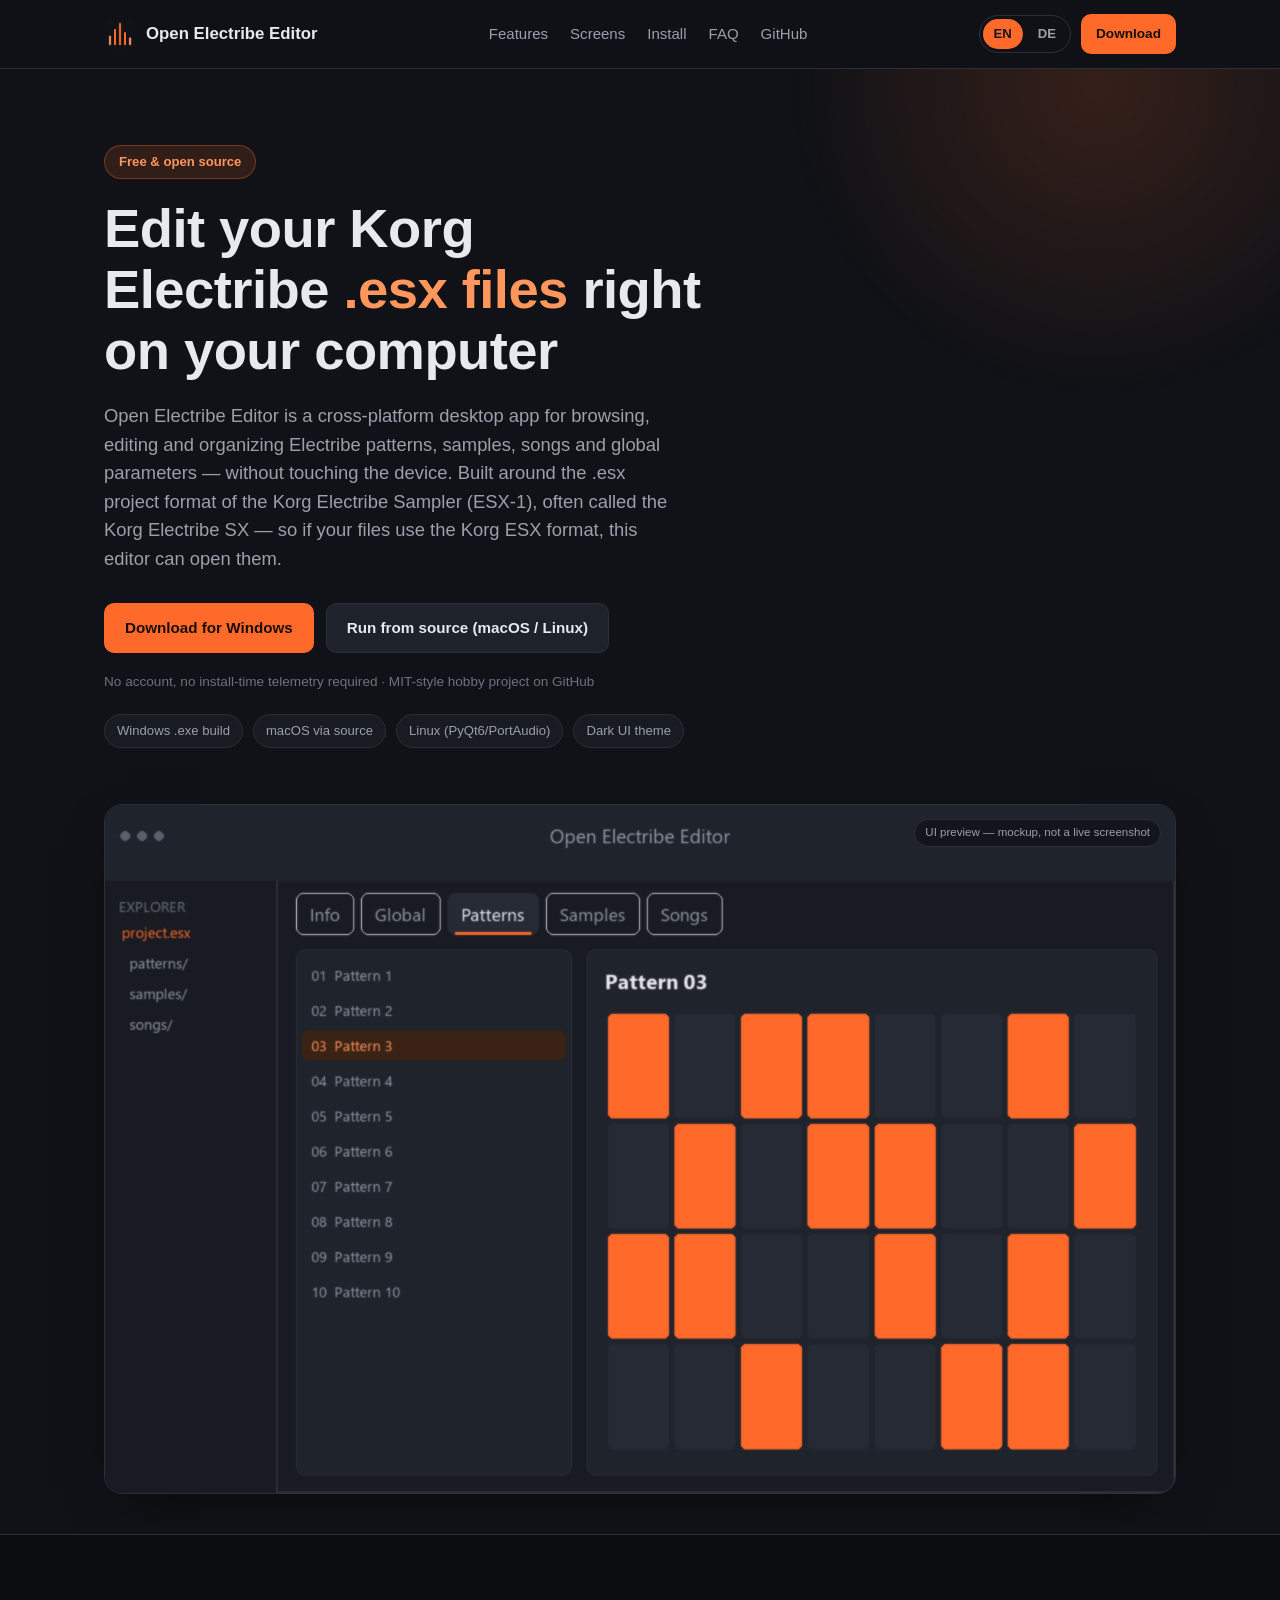
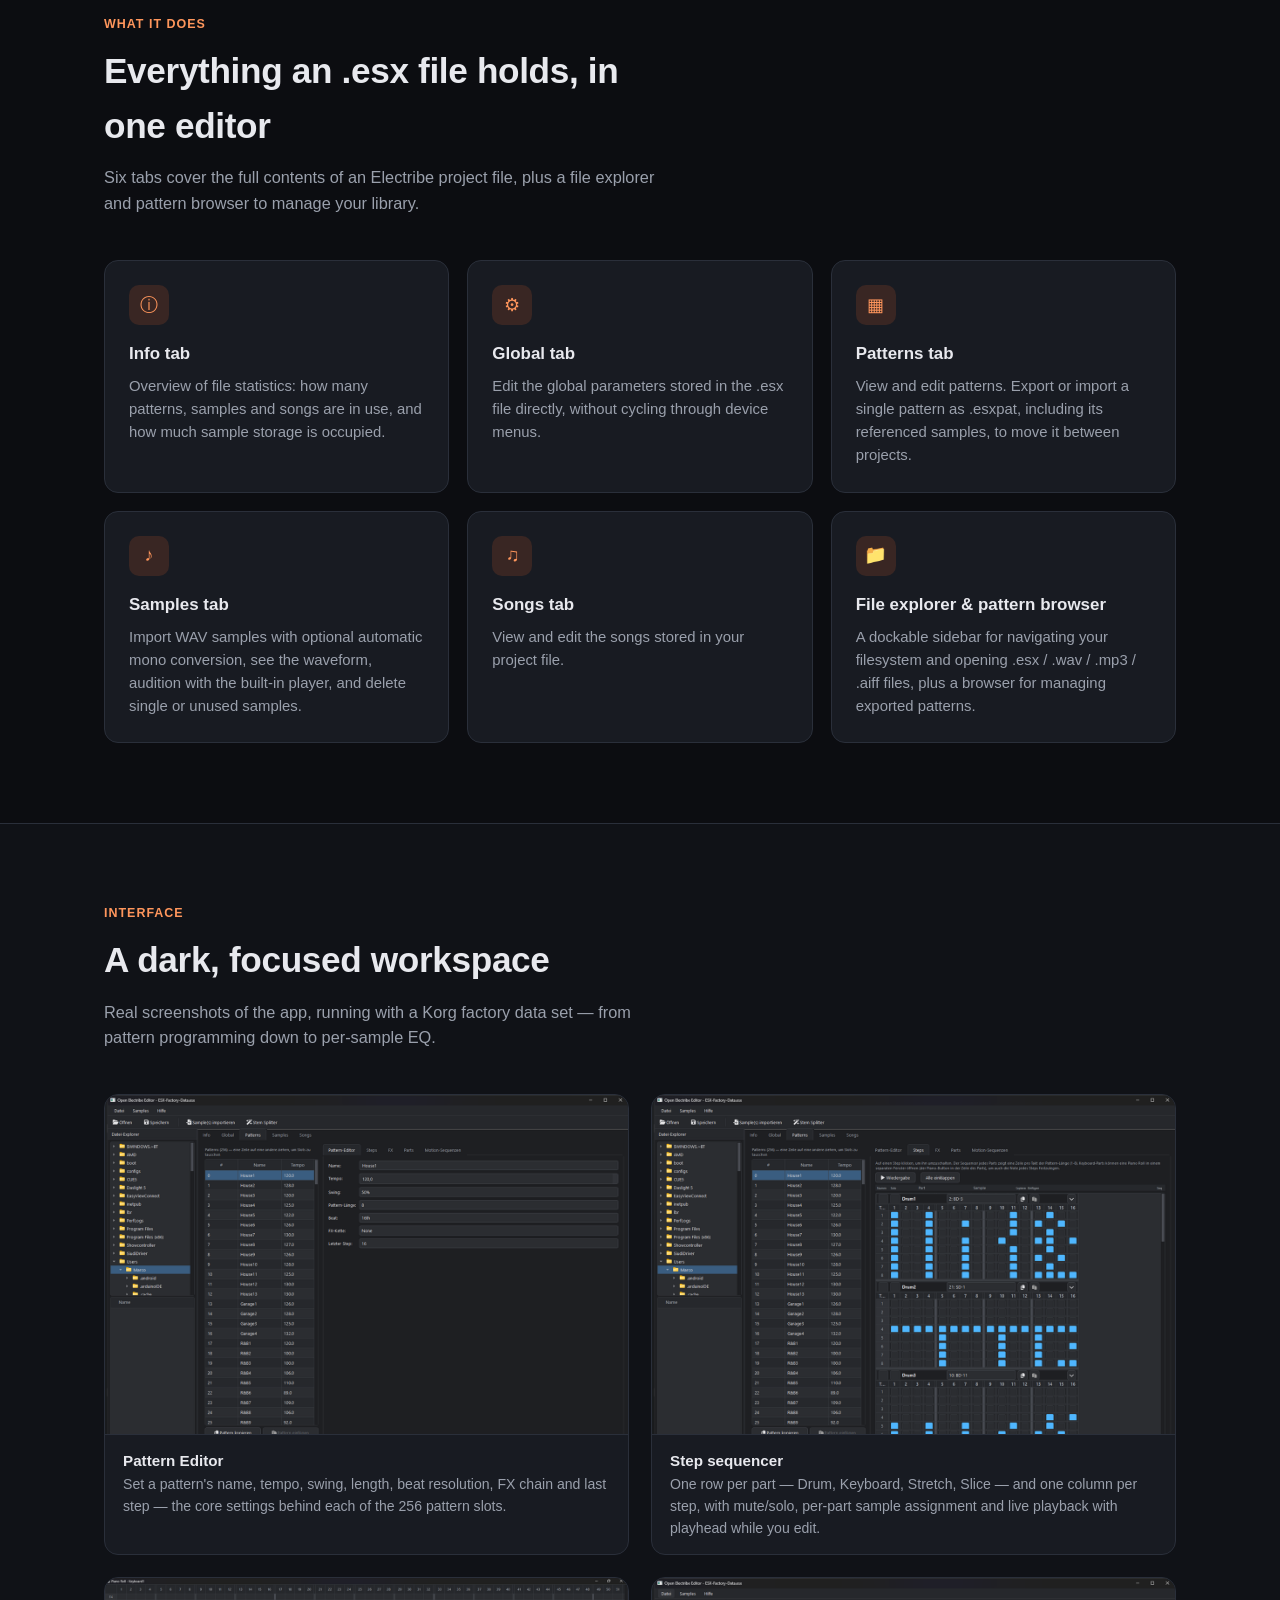
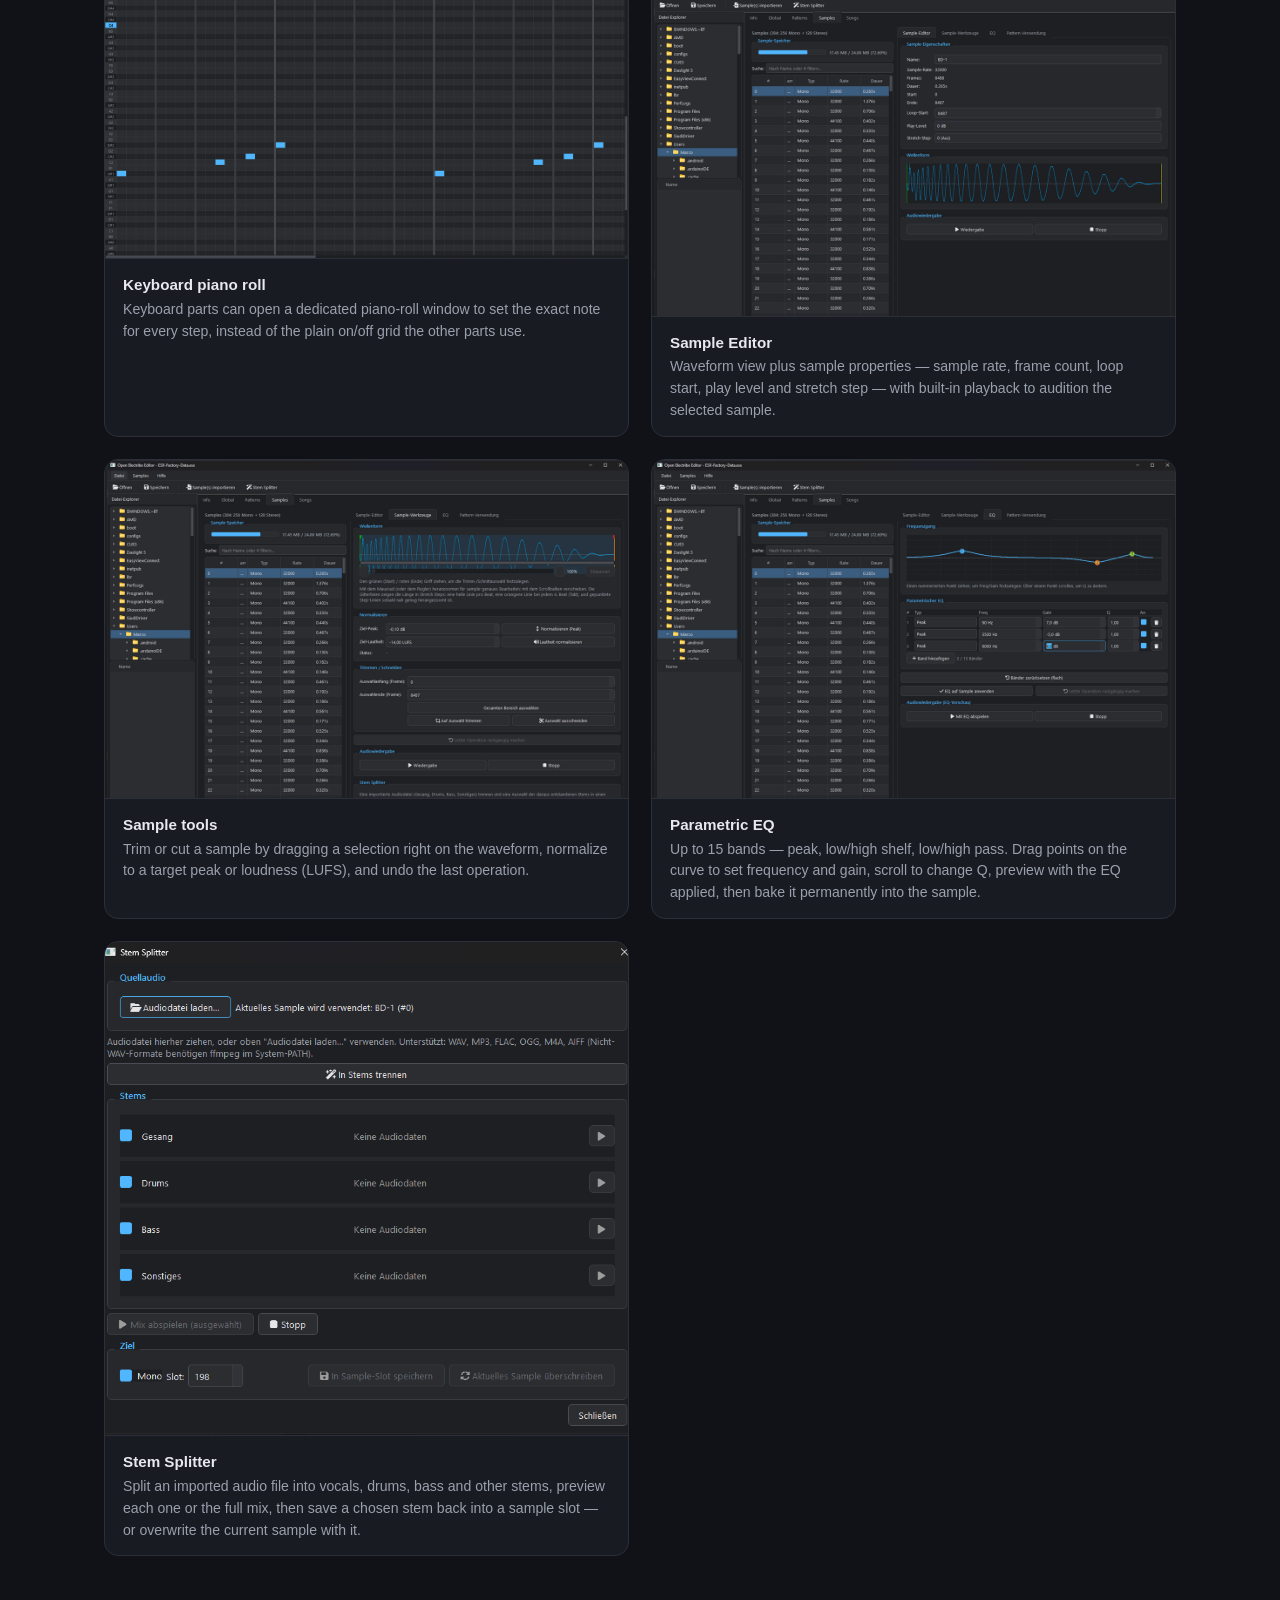
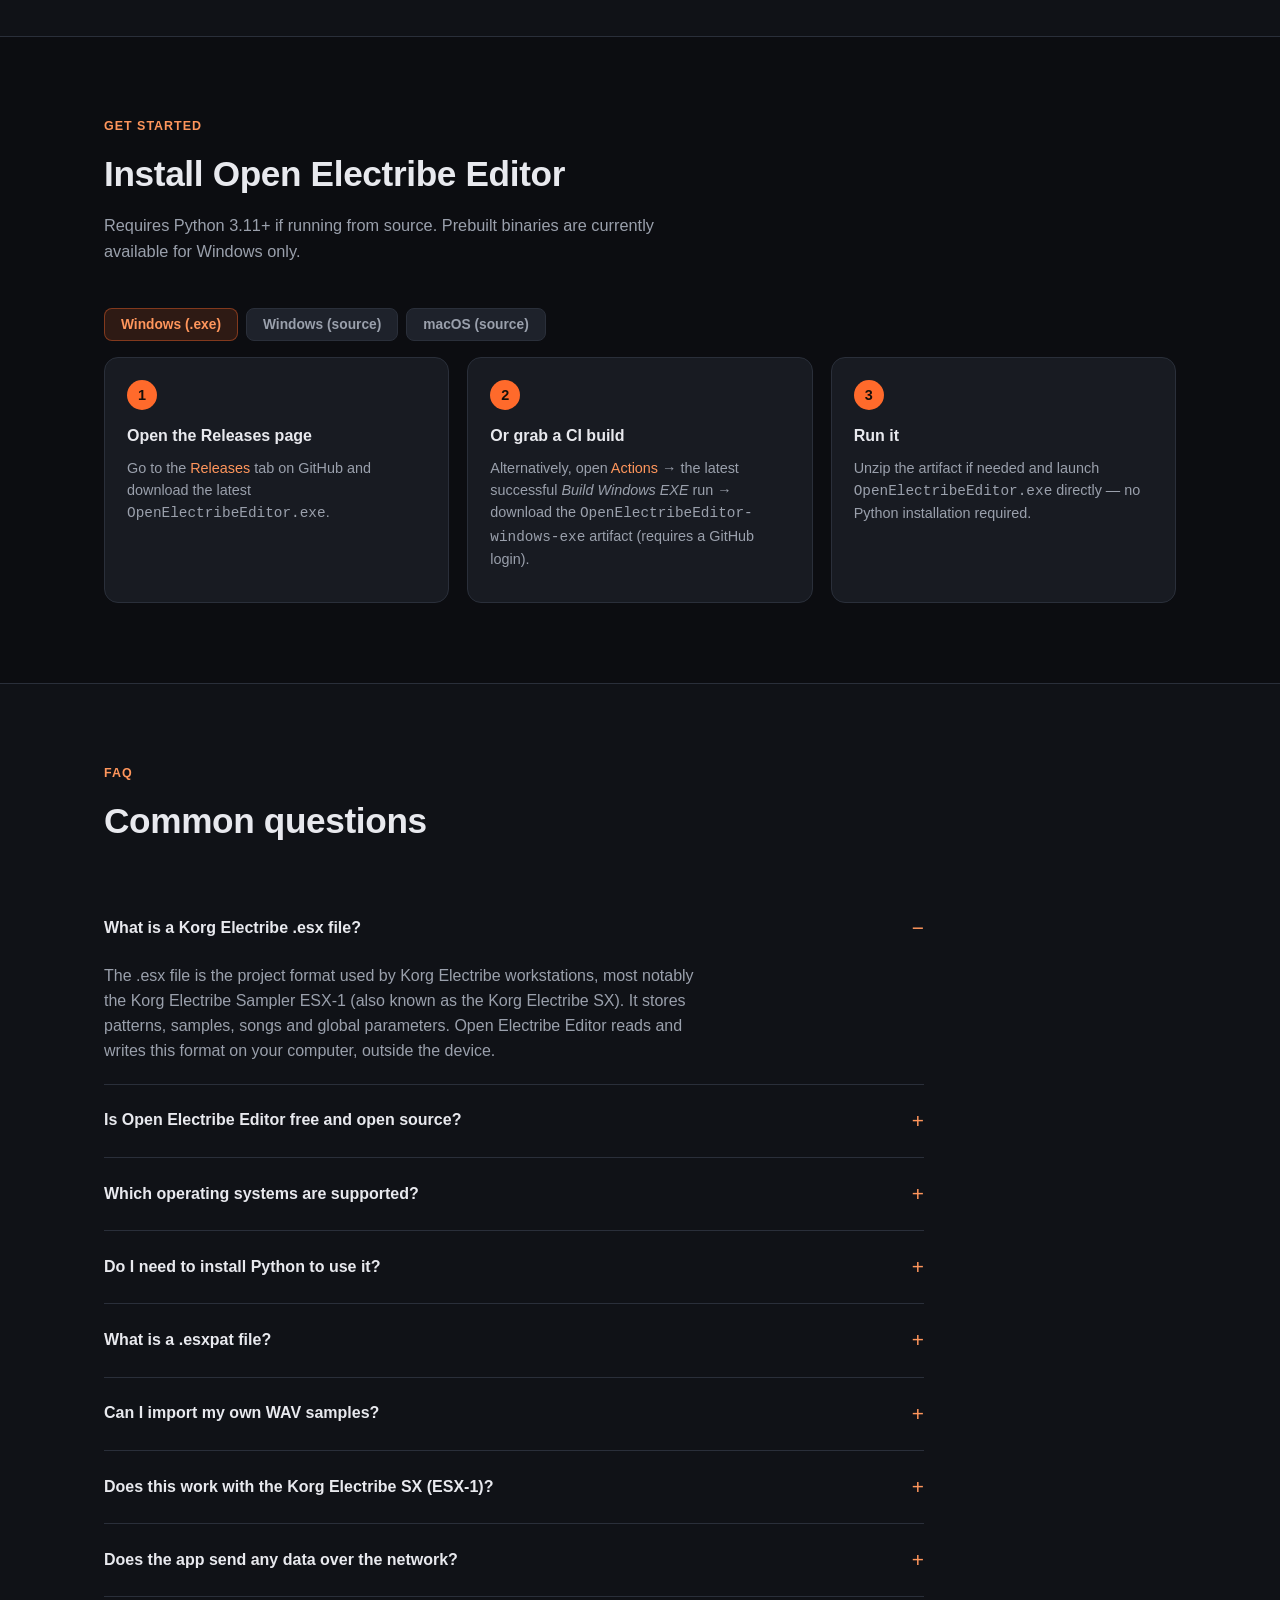
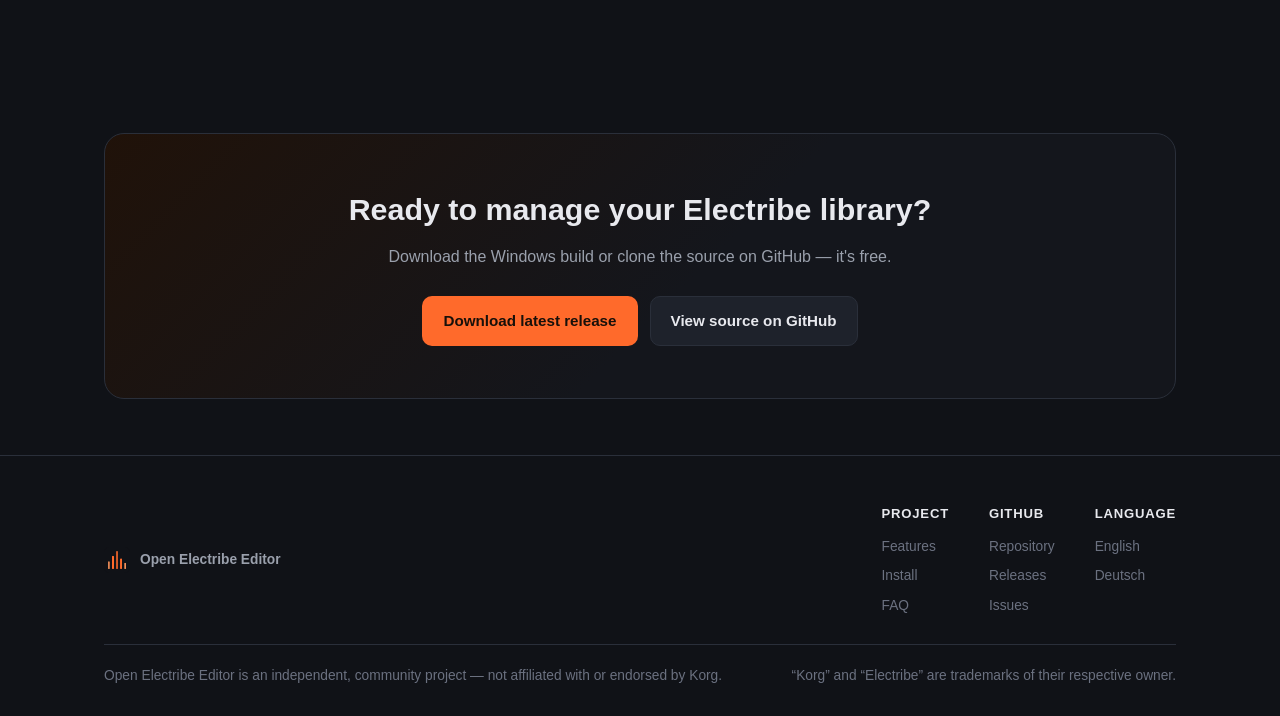
<file: index.html>
<!DOCTYPE html>
<!-- SITE_BASE_URL placeholder: https://vxdy.github.io/korg-esx-manager-website/ — update everywhere (see README.md) if you rename the repo or use a custom domain. -->
<html lang="en">
<head>
<meta charset="UTF-8" />
<meta name="viewport" content="width=device-width, initial-scale=1" />
<title>Open Electribe Editor — Free Korg Electribe .esx File Editor</title>
<meta name="description" content="Open Electribe Editor is a free, open-source desktop app for Windows &amp; macOS that lets you edit Korg Electribe .esx files (Korg ESX / Electribe SX): patterns, samples, songs and global parameters — outside the device." />
<link rel="canonical" href="https://vxdy.github.io/korg-esx-manager-website/" />
<link rel="alternate" hreflang="en" href="https://vxdy.github.io/korg-esx-manager-website/" />
<link rel="alternate" hreflang="de" href="https://vxdy.github.io/korg-esx-manager-website/de/" />
<link rel="alternate" hreflang="x-default" href="https://vxdy.github.io/korg-esx-manager-website/" />

<!-- Open Graph -->
<meta property="og:type" content="website" />
<meta property="og:site_name" content="Open Electribe Editor" />
<meta property="og:title" content="Open Electribe Editor — Free Korg Electribe .esx File Editor" />
<meta property="og:description" content="Edit Korg Electribe patterns, samples, songs and global parameters on your PC or Mac. Free and open source, with .esxpat pattern export/import." />
<meta property="og:url" content="https://vxdy.github.io/korg-esx-manager-website/" />
<meta property="og:image" content="https://vxdy.github.io/korg-esx-manager-website/assets/img/og-image.png" />
<meta property="og:image:width" content="1200" />
<meta property="og:image:height" content="630" />
<meta property="og:locale" content="en_US" />
<meta property="og:locale:alternate" content="de_DE" />

<!-- Twitter -->
<meta name="twitter:card" content="summary_large_image" />
<meta name="twitter:title" content="Open Electribe Editor — Free Korg Electribe .esx File Editor" />
<meta name="twitter:description" content="Free, open-source desktop editor for Korg Electribe .esx files: patterns, samples, songs &amp; global parameters." />
<meta name="twitter:image" content="https://vxdy.github.io/korg-esx-manager-website/assets/img/og-image.png" />

<meta name="theme-color" content="#101217" />
<link rel="icon" href="favicon.ico" sizes="any" />
<link rel="icon" type="image/png" sizes="32x32" href="https://vxdy.github.io/korg-esx-manager-website/assets/img/favicon-32.png" />
<link rel="icon" type="image/png" sizes="16x16" href="https://vxdy.github.io/korg-esx-manager-website/assets/img/favicon-16.png" />
<link rel="apple-touch-icon" href="https://vxdy.github.io/korg-esx-manager-website/assets/img/apple-touch-icon.png" />
<link rel="manifest" href="manifest.webmanifest" />
<link rel="stylesheet" href="https://vxdy.github.io/korg-esx-manager-website/assets/css/style.css" />

<script type="application/ld+json">
{
  "@context": "https://schema.org",
  "@type": "SoftwareApplication",
  "name": "Open Electribe Editor",
  "alternateName": "Open Korg ESX Sample Manager",
  "description": "Free, open-source desktop editor for Korg Electribe .esx files: view and edit patterns, samples, songs and global parameters outside the device, and exchange patterns via .esxpat files.",
  "url": "https://vxdy.github.io/korg-esx-manager-website/",
  "applicationCategory": "MultimediaApplication",
  "operatingSystem": "Windows, macOS, Linux",
  "softwareVersion": "See GitHub releases",
  "offers": {
    "@type": "Offer",
    "price": "0",
    "priceCurrency": "USD"
  },
  "downloadUrl": "https://github.com/vxdy/Open-Korg-ESX-Sample-Manager/releases/latest",
  "codeRepository": "https://github.com/vxdy/Open-Korg-ESX-Sample-Manager",
  "license": "https://github.com/vxdy/Open-Korg-ESX-Sample-Manager",
  "author": {
    "@type": "Person",
    "name": "vxdy",
    "url": "https://github.com/vxdy"
  }
}
</script>
<script type="application/ld+json">
{
  "@context": "https://schema.org",
  "@type": "FAQPage",
  "mainEntity": [
    {
      "@type": "Question",
      "name": "What is a Korg Electribe .esx file?",
      "acceptedAnswer": {
        "@type": "Answer",
        "text": "The .esx file is the project format used by Korg Electribe workstations. It stores patterns, samples, songs and global parameters. Open Electribe Editor reads and writes this format on your computer, outside the device."
      }
    },
    {
      "@type": "Question",
      "name": "Is Open Electribe Editor free and open source?",
      "acceptedAnswer": {
        "@type": "Answer",
        "text": "Yes. The full source code is available on GitHub, and prebuilt Windows binaries are published on the project's Releases page at no cost."
      }
    },
    {
      "@type": "Question",
      "name": "Which operating systems are supported?",
      "acceptedAnswer": {
        "@type": "Answer",
        "text": "Windows and macOS are tested. A prebuilt .exe is available for Windows; on macOS you run it from source with Python. It should also run on Linux with PyQt6 and PortAudio installed, though that isn't officially tested."
      }
    },
    {
      "@type": "Question",
      "name": "Do I need to install Python to use it?",
      "acceptedAnswer": {
        "@type": "Answer",
        "text": "No, not on Windows if you use the prebuilt OpenElectribeEditor.exe from the Releases page. Running from source on Windows, macOS or Linux requires Python 3.11 or newer."
      }
    },
    {
      "@type": "Question",
      "name": "What is a .esxpat file?",
      "acceptedAnswer": {
        "@type": "Answer",
        "text": "It's the format Open Electribe Editor uses to export a single pattern together with its referenced samples, so you can move individual patterns between .esx projects."
      }
    },
    {
      "@type": "Question",
      "name": "Can I import my own WAV samples?",
      "acceptedAnswer": {
        "@type": "Answer",
        "text": "Yes. The Samples tab lets you import WAV files, with an optional automatic mono conversion, preview them with the built-in audio player and waveform display, and delete single or unused samples."
      }
    },
    {
      "@type": "Question",
      "name": "Does this work with the Korg Electribe SX (ESX-1)?",
      "acceptedAnswer": {
        "@type": "Answer",
        "text": "Yes. The .esx format edited by this app is the project format of the Korg Electribe Sampler ESX-1, often called the Korg Electribe SX or Korg ESX. Any .esx file from that device — patterns, samples, songs and global parameters — can be opened, edited and saved here."
      }
    }
  ]
}
</script>
</head>
<body>
<a class="skip-link" href="#main">Skip to content</a>

<header class="site-header">
  <div class="wrap nav-row">
    <a class="brand" href="/">
      <img src="https://vxdy.github.io/korg-esx-manager-website/assets/img/icon-192.png" alt="" width="32" height="32" />
      Open Electribe Editor
    </a>
    <nav class="primary-nav" aria-label="Primary">
      <a href="#features">Features</a>
      <a href="#screens">Screens</a>
      <a href="#install">Install</a>
      <a href="#faq">FAQ</a>
      <a href="https://github.com/vxdy/Open-Korg-ESX-Sample-Manager">GitHub</a>
    </nav>
    <div class="nav-actions">
      <div class="lang-switch">
        <a href="/" aria-current="page">EN</a>
        <a href="/https://vxdy.github.io/korg-esx-manager-website/de/">DE</a>
      </div>
      <a class="btn btn-primary btn-small" href="https://github.com/vxdy/Open-Korg-ESX-Sample-Manager/releases/latest">Download</a>
      <button class="menu-toggle" aria-label="Toggle menu" aria-expanded="false">&#9776;</button>
    </div>
  </div>
</header>

<main id="main">

  <section class="hero">
    <div class="wrap">
      <span class="eyebrow">Free &amp; open source</span>
      <h1>Edit your Korg Electribe <span class="accent">.esx files</span> right on your computer</h1>
      <p class="lead">
        Open Electribe Editor is a cross-platform desktop app for browsing, editing and organizing
        Electribe patterns, samples, songs and global parameters — without touching the device.
        Built around the .esx project format of the Korg Electribe Sampler (ESX-1), often called the
        Korg Electribe SX — so if your files use the Korg ESX format, this editor can open them.
      </p>
      <div class="hero-actions">
        <a class="btn btn-primary" href="https://github.com/vxdy/Open-Korg-ESX-Sample-Manager/releases/latest">Download for Windows</a>
        <a class="btn btn-secondary" href="#install">Run from source (macOS / Linux)</a>
      </div>
      <p class="hero-meta">No account, no install-time telemetry required · MIT-style hobby project on GitHub</p>
      <div class="platforms">
        <span class="chip">Windows .exe build</span>
        <span class="chip">macOS via source</span>
        <span class="chip">Linux (PyQt6/PortAudio)</span>
        <span class="chip">Dark UI theme</span>
      </div>

      <div class="hero-shot">
        <span class="mockup-tag">UI preview — mockup, not a live screenshot</span>
        <img src="https://vxdy.github.io/korg-esx-manager-website/assets/img/mockup-hero.png" width="1400" height="900" loading="eager"
             alt="Mockup of the Open Electribe Editor Patterns tab showing a pattern list and step grid in a dark interface" />
      </div>
    </div>
  </section>

  <section id="features" class="alt-bg">
    <div class="wrap">
      <div class="section-head">
        <span class="kicker">What it does</span>
        <h2>Everything an .esx file holds, in one editor</h2>
        <p>Six tabs cover the full contents of an Electribe project file, plus a file explorer and pattern browser to manage your library.</p>
      </div>
      <div class="grid">
        <div class="card">
          <div class="icon">&#9432;</div>
          <h3>Info tab</h3>
          <p>Overview of file statistics: how many patterns, samples and songs are in use, and how much sample storage is occupied.</p>
        </div>
        <div class="card">
          <div class="icon">&#9881;</div>
          <h3>Global tab</h3>
          <p>Edit the global parameters stored in the .esx file directly, without cycling through device menus.</p>
        </div>
        <div class="card">
          <div class="icon">&#9638;</div>
          <h3>Patterns tab</h3>
          <p>View and edit patterns. Export or import a single pattern as .esxpat, including its referenced samples, to move it between projects.</p>
        </div>
        <div class="card">
          <div class="icon">&#9834;</div>
          <h3>Samples tab</h3>
          <p>Import WAV samples with optional automatic mono conversion, see the waveform, audition with the built-in player, and delete single or unused samples.</p>
        </div>
        <div class="card">
          <div class="icon">&#9835;</div>
          <h3>Songs tab</h3>
          <p>View and edit the songs stored in your project file.</p>
        </div>
        <div class="card">
          <div class="icon">&#128193;</div>
          <h3>File explorer &amp; pattern browser</h3>
          <p>A dockable sidebar for navigating your filesystem and opening .esx / .wav / .mp3 / .aiff files, plus a browser for managing exported patterns.</p>
        </div>
      </div>
    </div>
  </section>

  <section id="screens">
    <div class="wrap">
      <div class="section-head">
        <span class="kicker">Interface</span>
        <h2>A dark, focused workspace</h2>
        <p>Real screenshots of the app, running with a Korg factory data set — from pattern programming down to per-sample EQ.</p>
      </div>
      <div class="showcase">
        <figure>
          <img src="https://vxdy.github.io/korg-esx-manager-website/assets/img/screenshot-pattern-editor.png" width="1200" height="776" loading="lazy"
               alt="Screenshot of the Pattern Editor sub-tab showing a pattern's name, tempo, swing, length, beat and FX chain settings" />
          <figcaption><strong>Pattern Editor</strong>Set a pattern's name, tempo, swing, length, beat resolution, FX chain and last step — the core settings behind each of the 256 pattern slots.</figcaption>
        </figure>
        <figure>
          <img src="https://vxdy.github.io/korg-esx-manager-website/assets/img/screenshot-pattern-steps.png" width="1200" height="776" loading="lazy"
               alt="Screenshot of the Steps sub-tab: a step-sequencer grid with one row per part and mute, solo and sample-assignment controls" />
          <figcaption><strong>Step sequencer</strong>One row per part — Drum, Keyboard, Stretch, Slice — and one column per step, with mute/solo, per-part sample assignment and live playback with playhead while you edit.</figcaption>
        </figure>
        <figure>
          <img src="https://vxdy.github.io/korg-esx-manager-website/assets/img/screenshot-keyboard.png" width="1200" height="644" loading="lazy"
               alt="Screenshot of the Piano Roll window for a Keyboard part, showing notes as coloured cells across steps and pitches" />
          <figcaption><strong>Keyboard piano roll</strong>Keyboard parts can open a dedicated piano-roll window to set the exact note for every step, instead of the plain on/off grid the other parts use.</figcaption>
        </figure>
        <figure>
          <img src="https://vxdy.github.io/korg-esx-manager-website/assets/img/screenshot-sample-editor.png" width="1200" height="776" loading="lazy"
               alt="Screenshot of the Sample Editor sub-tab with sample properties, a waveform display and audio playback controls" />
          <figcaption><strong>Sample Editor</strong>Waveform view plus sample properties — sample rate, frame count, loop start, play level and stretch step — with built-in playback to audition the selected sample.</figcaption>
        </figure>
        <figure>
          <img src="https://vxdy.github.io/korg-esx-manager-website/assets/img/screenshot-sample-tools.png" width="1200" height="776" loading="lazy"
               alt="Screenshot of the Sample Tools sub-tab with trim/cut selection on the waveform and peak/loudness normalization controls" />
          <figcaption><strong>Sample tools</strong>Trim or cut a sample by dragging a selection right on the waveform, normalize to a target peak or loudness (LUFS), and undo the last operation.</figcaption>
        </figure>
        <figure>
          <img src="https://vxdy.github.io/korg-esx-manager-website/assets/img/screenshot-eq.png" width="1200" height="776" loading="lazy"
               alt="Screenshot of the EQ sub-tab with a draggable frequency-response curve and a parametric band list" />
          <figcaption><strong>Parametric EQ</strong>Up to 15 bands — peak, low/high shelf, low/high pass. Drag points on the curve to set frequency and gain, scroll to change Q, preview with the EQ applied, then bake it permanently into the sample.</figcaption>
        </figure>
        <figure>
          <img src="https://vxdy.github.io/korg-esx-manager-website/assets/img/screenshot-stem-splitter.png" width="742" height="700" loading="lazy"
               alt="Screenshot of the Stem Splitter dialog with source audio, four stem rows (vocals, drums, bass, other) and a save-to-slot target" />
          <figcaption><strong>Stem Splitter</strong>Split an imported audio file into vocals, drums, bass and other stems, preview each one or the full mix, then save a chosen stem back into a sample slot — or overwrite the current sample with it.</figcaption>
        </figure>
      </div>
    </div>
  </section>

  <section id="install" class="alt-bg">
    <div class="wrap">
      <div class="section-head">
        <span class="kicker">Get started</span>
        <h2>Install Open Electribe Editor</h2>
        <p>Requires Python 3.11+ if running from source. Prebuilt binaries are currently available for Windows only.</p>
      </div>

      <div class="install-tabs" role="tablist" aria-label="Installation method">
        <button role="tab" aria-selected="true" data-target="tab-win-exe">Windows (.exe)</button>
        <button role="tab" aria-selected="false" data-target="tab-win-src">Windows (source)</button>
        <button role="tab" aria-selected="false" data-target="tab-mac-src">macOS (source)</button>
      </div>

      <div id="tab-win-exe" class="install-panel active" role="tabpanel">
        <div class="steps">
          <div class="step">
            <span class="num">1</span>
            <h3>Open the Releases page</h3>
            <p>Go to the <a href="https://github.com/vxdy/Open-Korg-ESX-Sample-Manager/releases">Releases</a> tab on GitHub and download the latest <code>OpenElectribeEditor.exe</code>.</p>
          </div>
          <div class="step">
            <span class="num">2</span>
            <h3>Or grab a CI build</h3>
            <p>Alternatively, open <a href="https://github.com/vxdy/Open-Korg-ESX-Sample-Manager/actions">Actions</a> → the latest successful <em>Build Windows EXE</em> run → download the <code>OpenElectribeEditor-windows-exe</code> artifact (requires a GitHub login).</p>
          </div>
          <div class="step">
            <span class="num">3</span>
            <h3>Run it</h3>
            <p>Unzip the artifact if needed and launch <code>OpenElectribeEditor.exe</code> directly — no Python installation required.</p>
          </div>
        </div>
      </div>

      <div id="tab-win-src" class="install-panel" role="tabpanel">
        <pre class="code"><span class="cmt"># Clone the repository</span>
git clone https://github.com/vxdy/Open-Korg-ESX-Sample-Manager.git
cd Open-Korg-ESX-Sample-Manager

<span class="cmt"># Create and activate a virtual environment</span>
python -m venv venv
venv\Scripts\activate

<span class="cmt"># Install dependencies</span>
pip install -r requirements.txt

<span class="cmt"># Launch the app</span>
python main.py</pre>
      </div>

      <div id="tab-mac-src" class="install-panel" role="tabpanel">
        <pre class="code"><span class="cmt"># Clone the repository</span>
git clone https://github.com/vxdy/Open-Korg-ESX-Sample-Manager.git
cd Open-Korg-ESX-Sample-Manager

<span class="cmt"># Create and activate a virtual environment</span>
python3 -m venv venv
source venv/bin/activate

<span class="cmt"># Install dependencies</span>
pip install -r requirements.txt

<span class="cmt"># Launch the app</span>
python3 main.py

<span class="cmt"># If sounddevice can't find PortAudio:</span>
brew install portaudio</pre>
      </div>
    </div>
  </section>

  <section id="faq">
    <div class="wrap">
      <div class="section-head">
        <span class="kicker">FAQ</span>
        <h2>Common questions</h2>
      </div>
      <div class="faq-list">
        <details class="faq-item" open>
          <summary>What is a Korg Electribe .esx file?</summary>
          <p>The .esx file is the project format used by Korg Electribe workstations, most notably the Korg Electribe Sampler ESX-1 (also known as the Korg Electribe SX). It stores patterns, samples, songs and global parameters. Open Electribe Editor reads and writes this format on your computer, outside the device.</p>
        </details>
        <details class="faq-item">
          <summary>Is Open Electribe Editor free and open source?</summary>
          <p>Yes. The full source code is available on GitHub, and prebuilt Windows binaries are published on the project's Releases page at no cost.</p>
        </details>
        <details class="faq-item">
          <summary>Which operating systems are supported?</summary>
          <p>Windows and macOS are tested. A prebuilt .exe is available for Windows; on macOS you run it from source with Python. It should also run on Linux with PyQt6 and PortAudio installed, though that isn't officially tested.</p>
        </details>
        <details class="faq-item">
          <summary>Do I need to install Python to use it?</summary>
          <p>No, not on Windows if you use the prebuilt OpenElectribeEditor.exe from the Releases page. Running from source on Windows, macOS or Linux requires Python 3.11 or newer.</p>
        </details>
        <details class="faq-item">
          <summary>What is a .esxpat file?</summary>
          <p>It's the format Open Electribe Editor uses to export a single pattern together with its referenced samples, so you can move individual patterns between .esx projects.</p>
        </details>
        <details class="faq-item">
          <summary>Can I import my own WAV samples?</summary>
          <p>Yes. The Samples tab lets you import WAV files, with an optional automatic mono conversion, preview them with the built-in audio player and waveform display, and delete single or unused samples.</p>
        </details>
        <details class="faq-item">
          <summary>Does this work with the Korg Electribe SX (ESX-1)?</summary>
          <p>Yes. The .esx format edited by this app is the project format of the Korg Electribe Sampler ESX-1, often called the Korg Electribe SX or Korg ESX. Any .esx file from that device — patterns, samples, songs and global parameters — can be opened, edited and saved here.</p>
        </details>
        <details class="faq-item">
          <summary>Does the app send any data over the network?</summary>
          <p>Under Help → Send Debug Data you can toggle whether debug/error reports are sent to a debug server, to help with troubleshooting during development. It's a setting you control from the Help menu.</p>
        </details>
      </div>
    </div>
  </section>

  <section class="tight">
    <div class="wrap">
      <div class="cta-band">
        <h2>Ready to manage your Electribe library?</h2>
        <p>Download the Windows build or clone the source on GitHub — it's free.</p>
        <div class="cta-actions">
          <a class="btn btn-primary" href="https://github.com/vxdy/Open-Korg-ESX-Sample-Manager/releases/latest">Download latest release</a>
          <a class="btn btn-secondary" href="https://github.com/vxdy/Open-Korg-ESX-Sample-Manager">View source on GitHub</a>
        </div>
      </div>
    </div>
  </section>

</main>

<footer class="site-footer">
  <div class="wrap">
    <div class="footer-grid">
      <div class="footer-brand">
        <img src="https://vxdy.github.io/korg-esx-manager-website/assets/img/icon-192.png" alt="" width="26" height="26" />
        Open Electribe Editor
      </div>
      <div class="footer-links">
        <div>
          <h4>Project</h4>
          <ul>
            <li><a href="#features">Features</a></li>
            <li><a href="#install">Install</a></li>
            <li><a href="#faq">FAQ</a></li>
          </ul>
        </div>
        <div>
          <h4>GitHub</h4>
          <ul>
            <li><a href="https://github.com/vxdy/Open-Korg-ESX-Sample-Manager">Repository</a></li>
            <li><a href="https://github.com/vxdy/Open-Korg-ESX-Sample-Manager/releases">Releases</a></li>
            <li><a href="https://github.com/vxdy/Open-Korg-ESX-Sample-Manager/issues">Issues</a></li>
          </ul>
        </div>
        <div>
          <h4>Language</h4>
          <ul>
            <li><a href="/" aria-current="page">English</a></li>
            <li><a href="/de/">Deutsch</a></li>
          </ul>
        </div>
      </div>
    </div>
    <div class="footer-bottom">
      <span>Open Electribe Editor is an independent, community project — not affiliated with or endorsed by Korg.</span>
      <span>&#8220;Korg&#8221; and &#8220;Electribe&#8221; are trademarks of their respective owner.</span>
    </div>
  </div>
</footer>

<script src="https://vxdy.github.io/korg-esx-manager-website/assets/js/main.js"></script>
</body>
</html>
</file>
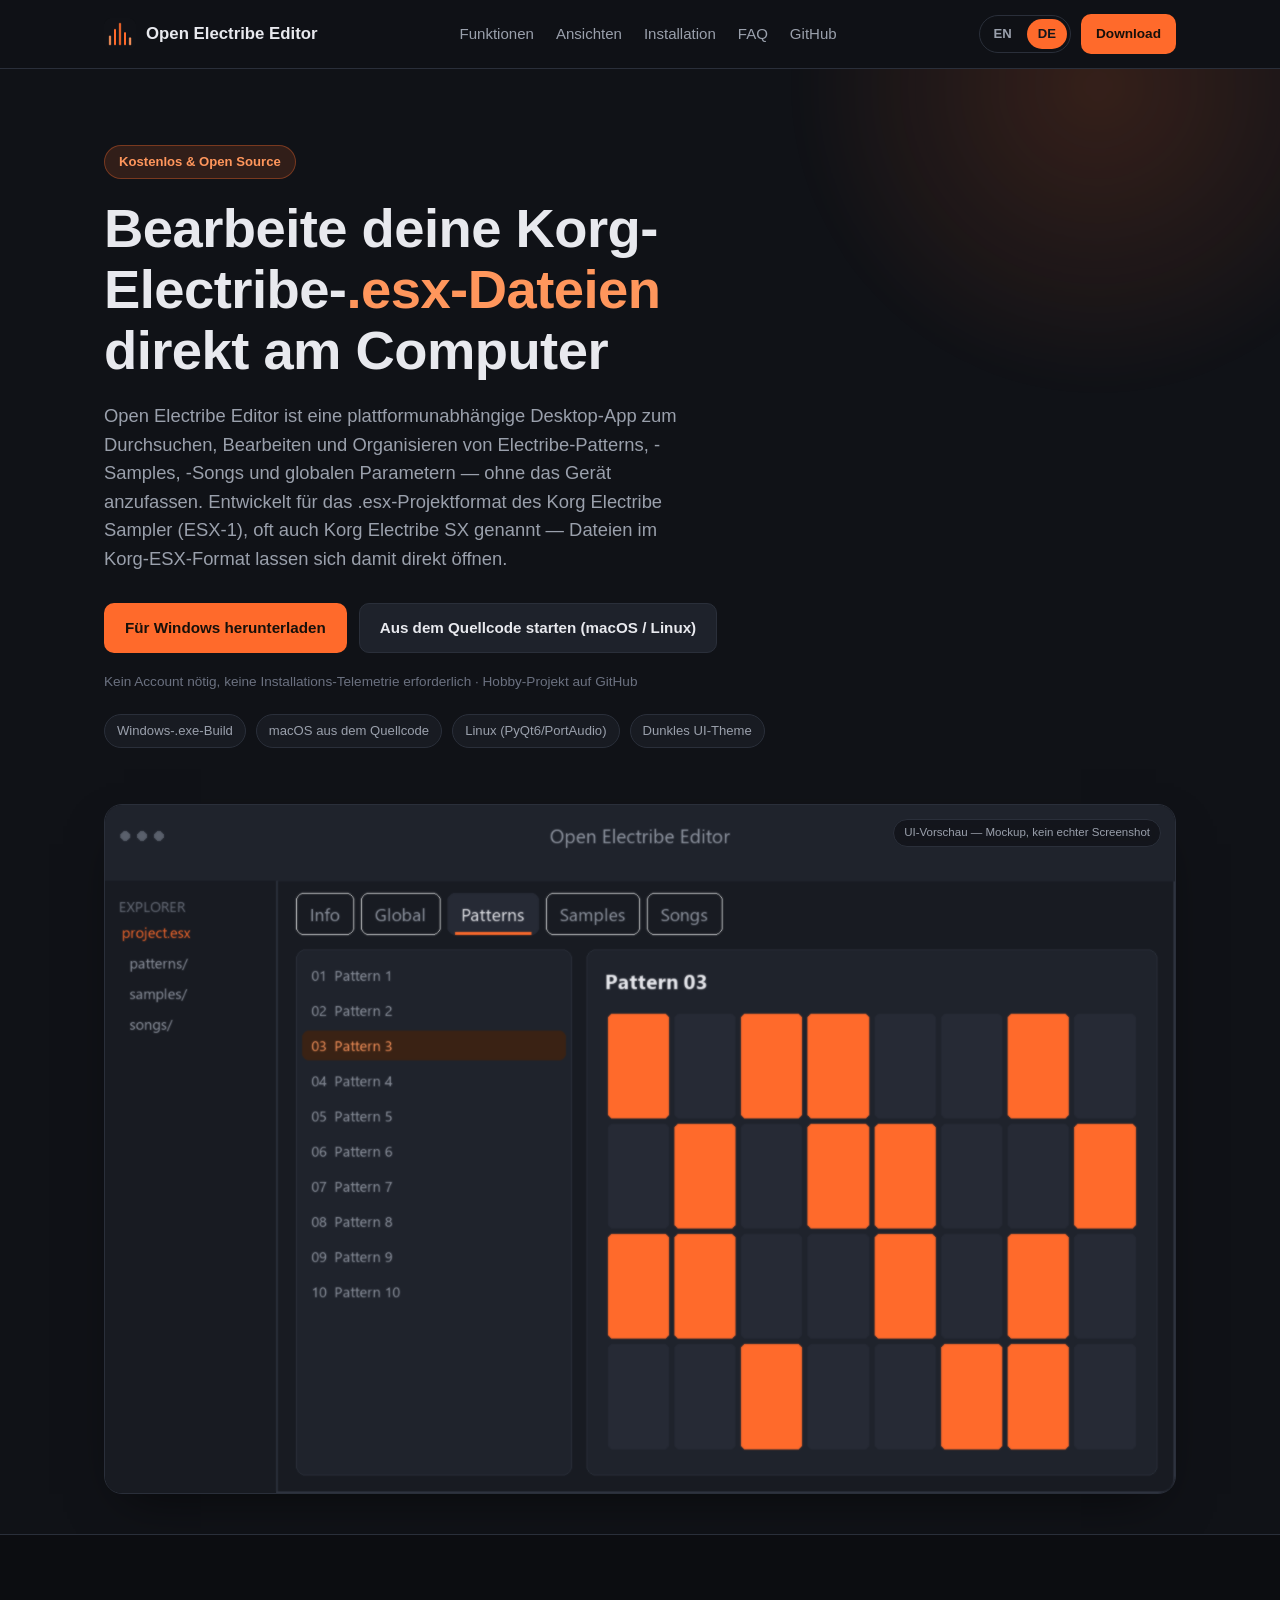
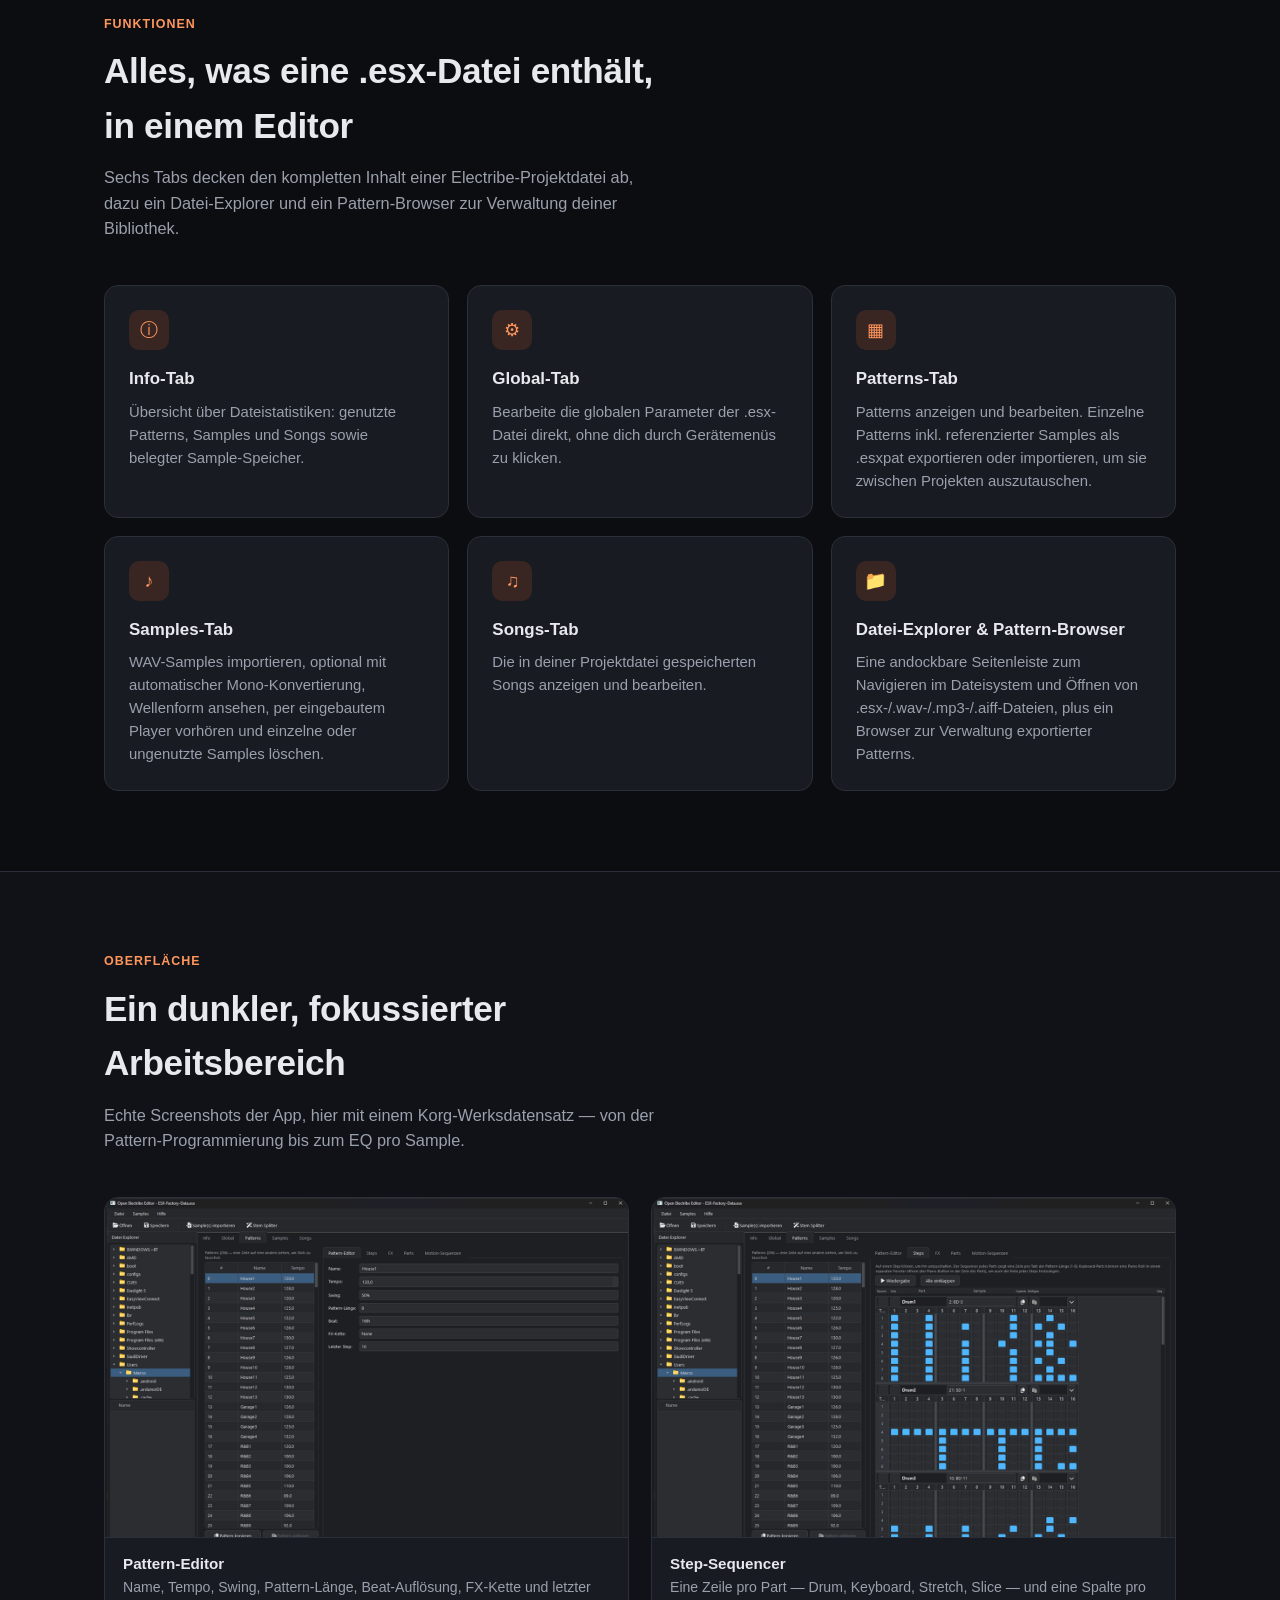
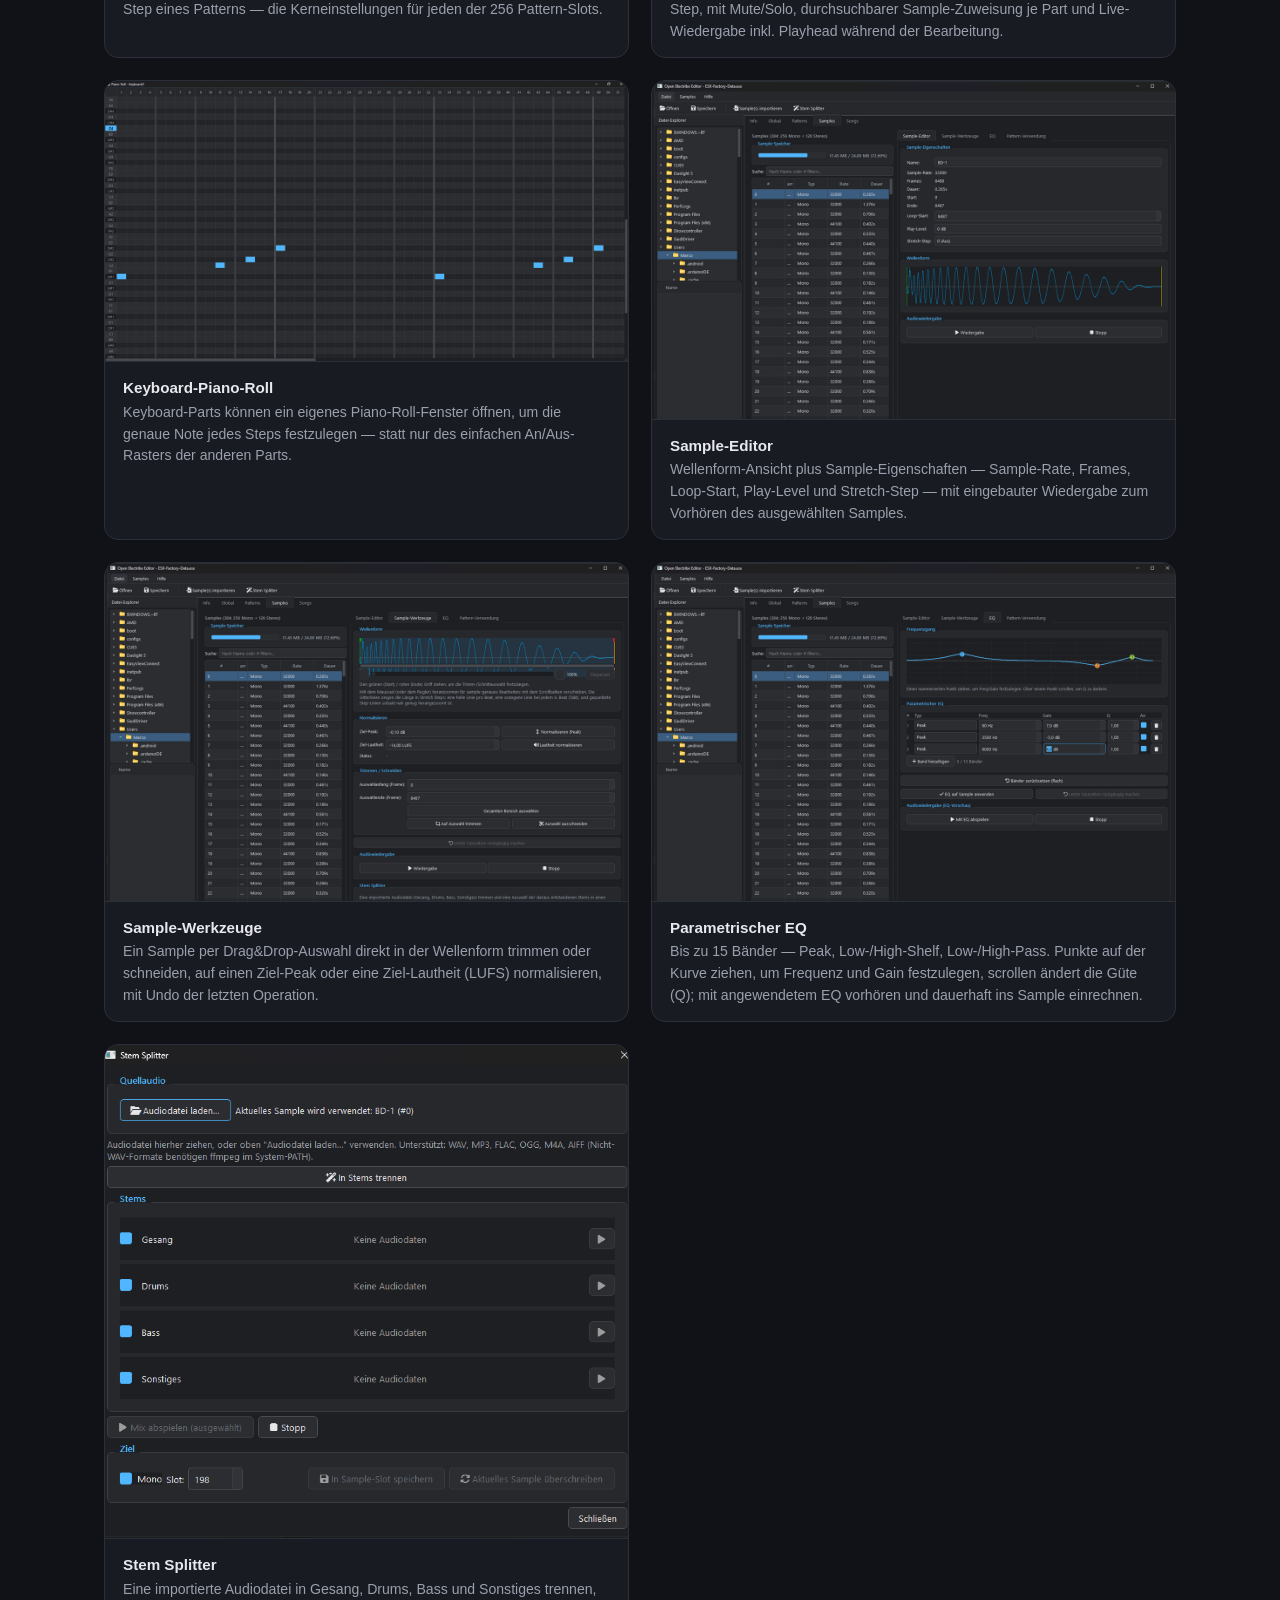
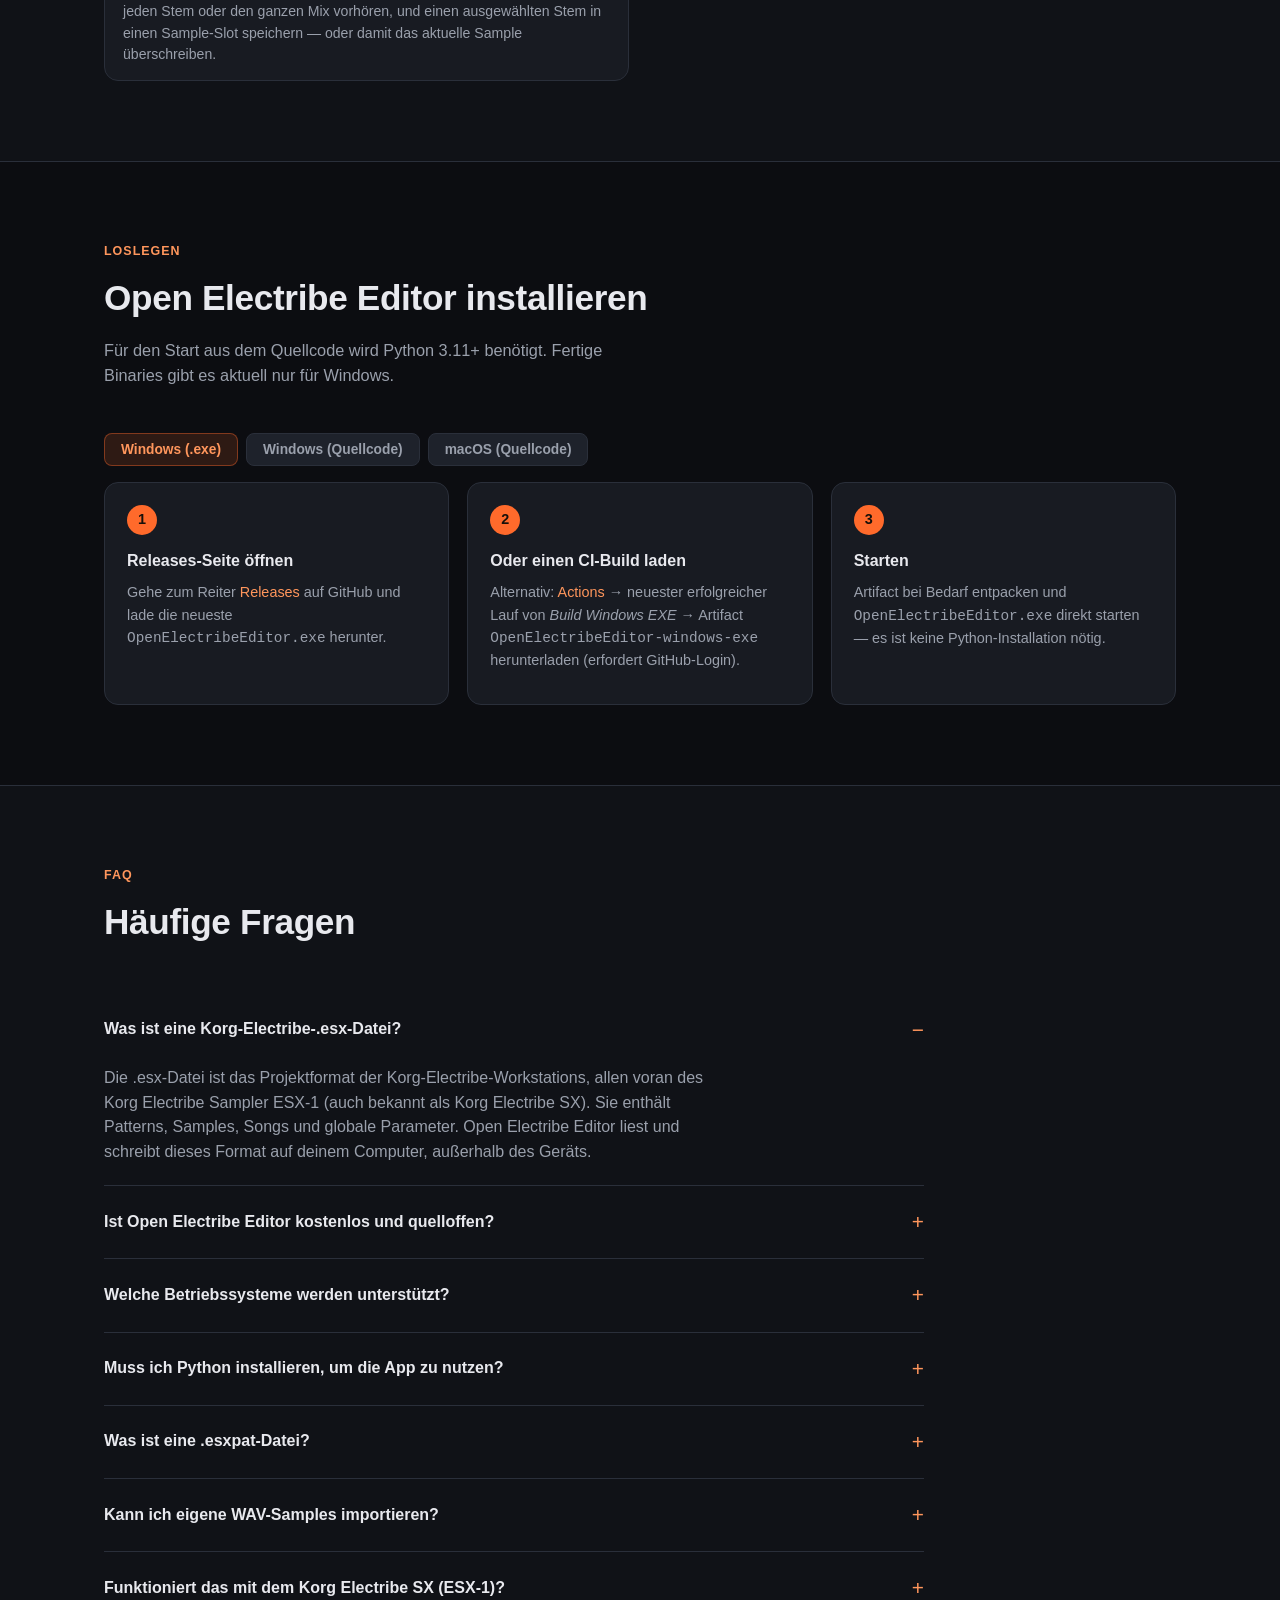
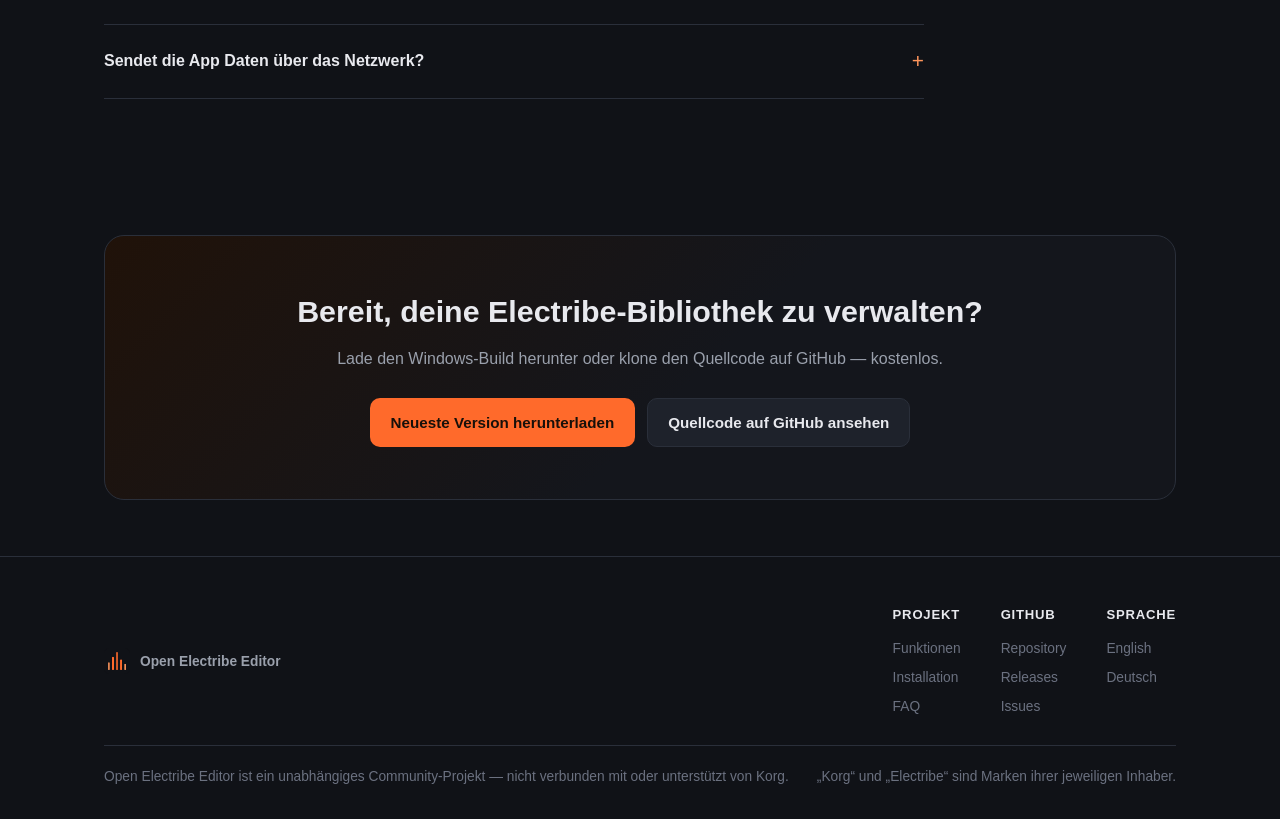
<file: de/index.html>
<!DOCTYPE html>
<!-- SITE_BASE_URL placeholder: https://vxdy.github.io/open-electribe-editor-site/ — bei Repo-Umbenennung oder eigener Domain überall anpassen (siehe README.md). -->
<html lang="de">
<head>
<meta charset="UTF-8" />
<meta name="viewport" content="width=device-width, initial-scale=1" />
<title>Open Electribe Editor — Kostenloser Korg Electribe .esx Datei-Editor</title>
<meta name="description" content="Open Electribe Editor ist ein kostenloser, quelloffener Desktop-Editor für Windows &amp; macOS zum Bearbeiten von Korg-Electribe-.esx-Dateien (Korg ESX / Electribe SX): Patterns, Samples, Songs und globale Parameter — außerhalb des Geräts." />
<link rel="canonical" href="https://vxdy.github.io/open-electribe-editor-site/de/" />
<link rel="alternate" hreflang="en" href="https://vxdy.github.io/open-electribe-editor-site/" />
<link rel="alternate" hreflang="de" href="https://vxdy.github.io/open-electribe-editor-site/de/" />
<link rel="alternate" hreflang="x-default" href="https://vxdy.github.io/open-electribe-editor-site/" />

<!-- Open Graph -->
<meta property="og:type" content="website" />
<meta property="og:site_name" content="Open Electribe Editor" />
<meta property="og:title" content="Open Electribe Editor — Kostenloser Korg Electribe .esx Datei-Editor" />
<meta property="og:description" content="Bearbeite Korg-Electribe-Patterns, -Samples, -Songs und globale Parameter am PC oder Mac. Kostenlos, quelloffen, mit .esxpat Pattern-Export/-Import." />
<meta property="og:url" content="https://vxdy.github.io/open-electribe-editor-site/de/" />
<meta property="og:image" content="https://vxdy.github.io/open-electribe-editor-site/assets/img/og-image-de.png" />
<meta property="og:image:width" content="1200" />
<meta property="og:image:height" content="630" />
<meta property="og:locale" content="de_DE" />
<meta property="og:locale:alternate" content="en_US" />

<!-- Twitter -->
<meta name="twitter:card" content="summary_large_image" />
<meta name="twitter:title" content="Open Electribe Editor — Kostenloser Korg Electribe .esx Datei-Editor" />
<meta name="twitter:description" content="Kostenloser, quelloffener Desktop-Editor für Korg-Electribe-.esx-Dateien: Patterns, Samples, Songs &amp; globale Parameter." />
<meta name="twitter:image" content="https://vxdy.github.io/open-electribe-editor-site/assets/img/og-image-de.png" />

<meta name="theme-color" content="#101217" />
<link rel="icon" href="/favicon.ico" sizes="any" />
<link rel="icon" type="image/png" sizes="32x32" href="/assets/img/favicon-32.png" />
<link rel="icon" type="image/png" sizes="16x16" href="/assets/img/favicon-16.png" />
<link rel="apple-touch-icon" href="/assets/img/apple-touch-icon.png" />
<link rel="manifest" href="/manifest.webmanifest" />
<link rel="stylesheet" href="/assets/css/style.css" />

<script type="application/ld+json">
{
  "@context": "https://schema.org",
  "@type": "SoftwareApplication",
  "name": "Open Electribe Editor",
  "alternateName": "Open Korg ESX Sample Manager",
  "description": "Kostenloser, quelloffener Desktop-Editor für Korg-Electribe-.esx-Dateien: Patterns, Samples, Songs und globale Parameter außerhalb des Geräts ansehen und bearbeiten, Patterns per .esxpat austauschen.",
  "url": "https://vxdy.github.io/open-electribe-editor-site/de/",
  "applicationCategory": "MultimediaApplication",
  "operatingSystem": "Windows, macOS, Linux",
  "softwareVersion": "Siehe GitHub Releases",
  "offers": {
    "@type": "Offer",
    "price": "0",
    "priceCurrency": "EUR"
  },
  "downloadUrl": "https://github.com/vxdy/Open-Korg-ESX-Sample-Manager/releases/latest",
  "codeRepository": "https://github.com/vxdy/Open-Korg-ESX-Sample-Manager",
  "license": "https://github.com/vxdy/Open-Korg-ESX-Sample-Manager",
  "author": {
    "@type": "Person",
    "name": "vxdy",
    "url": "https://github.com/vxdy"
  },
  "inLanguage": "de"
}
</script>
<script type="application/ld+json">
{
  "@context": "https://schema.org",
  "@type": "FAQPage",
  "mainEntity": [
    {
      "@type": "Question",
      "name": "Was ist eine Korg-Electribe-.esx-Datei?",
      "acceptedAnswer": {
        "@type": "Answer",
        "text": "Die .esx-Datei ist das Projektformat der Korg-Electribe-Workstations. Sie enthält Patterns, Samples, Songs und globale Parameter. Open Electribe Editor liest und schreibt dieses Format auf deinem Computer, außerhalb des Geräts."
      }
    },
    {
      "@type": "Question",
      "name": "Ist Open Electribe Editor kostenlos und quelloffen?",
      "acceptedAnswer": {
        "@type": "Answer",
        "text": "Ja. Der vollständige Quellcode ist auf GitHub verfügbar, und fertige Windows-Builds werden kostenlos auf der Releases-Seite des Projekts veröffentlicht."
      }
    },
    {
      "@type": "Question",
      "name": "Welche Betriebssysteme werden unterstützt?",
      "acceptedAnswer": {
        "@type": "Answer",
        "text": "Windows und macOS sind getestet. Für Windows gibt es eine fertige .exe; auf macOS wird die App aus dem Quellcode mit Python gestartet. Unter Linux mit installiertem PyQt6 und PortAudio sollte es ebenfalls laufen, ist aber nicht offiziell getestet."
      }
    },
    {
      "@type": "Question",
      "name": "Muss ich Python installieren, um die App zu nutzen?",
      "acceptedAnswer": {
        "@type": "Answer",
        "text": "Unter Windows nicht, wenn du die fertige OpenElectribeEditor.exe von der Releases-Seite nutzt. Für den Start aus dem Quellcode unter Windows, macOS oder Linux wird Python 3.11 oder neuer benötigt."
      }
    },
    {
      "@type": "Question",
      "name": "Was ist eine .esxpat-Datei?",
      "acceptedAnswer": {
        "@type": "Answer",
        "text": "Das ist das Format, mit dem Open Electribe Editor ein einzelnes Pattern samt referenzierter Samples exportiert, um es zwischen .esx-Projekten auszutauschen."
      }
    },
    {
      "@type": "Question",
      "name": "Kann ich eigene WAV-Samples importieren?",
      "acceptedAnswer": {
        "@type": "Answer",
        "text": "Ja. Im Samples-Tab lassen sich WAV-Dateien importieren, optional mit automatischer Mono-Konvertierung, per eingebautem Player und Wellenform-Anzeige vorhören, und einzelne oder ungenutzte Samples löschen."
      }
    },
    {
      "@type": "Question",
      "name": "Funktioniert das mit dem Korg Electribe SX (ESX-1)?",
      "acceptedAnswer": {
        "@type": "Answer",
        "text": "Ja. Das .esx-Format, das diese App bearbeitet, ist das Projektformat des Korg Electribe Sampler ESX-1, oft auch Korg Electribe SX oder Korg ESX genannt. Jede .esx-Datei dieses Geräts — Patterns, Samples, Songs und globale Parameter — lässt sich hier öffnen, bearbeiten und speichern."
      }
    }
  ]
}
</script>
</head>
<body>
<a class="skip-link" href="#main">Zum Inhalt springen</a>

<header class="site-header">
  <div class="wrap nav-row">
    <a class="brand" href="/de/">
      <img src="/assets/img/icon-192.png" alt="" width="32" height="32" />
      Open Electribe Editor
    </a>
    <nav class="primary-nav" aria-label="Hauptnavigation">
      <a href="#features">Funktionen</a>
      <a href="#screens">Ansichten</a>
      <a href="#install">Installation</a>
      <a href="#faq">FAQ</a>
      <a href="https://github.com/vxdy/Open-Korg-ESX-Sample-Manager">GitHub</a>
    </nav>
    <div class="nav-actions">
      <div class="lang-switch">
        <a href="/">EN</a>
        <a href="/de/" aria-current="page">DE</a>
      </div>
      <a class="btn btn-primary btn-small" href="https://github.com/vxdy/Open-Korg-ESX-Sample-Manager/releases/latest">Download</a>
      <button class="menu-toggle" aria-label="Menü umschalten" aria-expanded="false">&#9776;</button>
    </div>
  </div>
</header>

<main id="main">

  <section class="hero">
    <div class="wrap">
      <span class="eyebrow">Kostenlos &amp; Open Source</span>
      <h1>Bearbeite deine Korg-Electribe-<span class="accent">.esx-Dateien</span> direkt am Computer</h1>
      <p class="lead">
        Open Electribe Editor ist eine plattformunabhängige Desktop-App zum Durchsuchen, Bearbeiten und
        Organisieren von Electribe-Patterns, -Samples, -Songs und globalen Parametern — ohne das Gerät anzufassen.
        Entwickelt für das .esx-Projektformat des Korg Electribe Sampler (ESX-1), oft auch Korg Electribe SX
        genannt — Dateien im Korg-ESX-Format lassen sich damit direkt öffnen.
      </p>
      <div class="hero-actions">
        <a class="btn btn-primary" href="https://github.com/vxdy/Open-Korg-ESX-Sample-Manager/releases/latest">Für Windows herunterladen</a>
        <a class="btn btn-secondary" href="#install">Aus dem Quellcode starten (macOS / Linux)</a>
      </div>
      <p class="hero-meta">Kein Account nötig, keine Installations-Telemetrie erforderlich · Hobby-Projekt auf GitHub</p>
      <div class="platforms">
        <span class="chip">Windows-.exe-Build</span>
        <span class="chip">macOS aus dem Quellcode</span>
        <span class="chip">Linux (PyQt6/PortAudio)</span>
        <span class="chip">Dunkles UI-Theme</span>
      </div>

      <div class="hero-shot">
        <span class="mockup-tag">UI-Vorschau — Mockup, kein echter Screenshot</span>
        <img src="/assets/img/mockup-hero.png" width="1400" height="900" loading="eager"
             alt="Mockup des Patterns-Tabs von Open Electribe Editor mit Pattern-Liste und Step-Grid in dunkler Oberfläche" />
      </div>
    </div>
  </section>

  <section id="features" class="alt-bg">
    <div class="wrap">
      <div class="section-head">
        <span class="kicker">Funktionen</span>
        <h2>Alles, was eine .esx-Datei enthält, in einem Editor</h2>
        <p>Sechs Tabs decken den kompletten Inhalt einer Electribe-Projektdatei ab, dazu ein Datei-Explorer und ein Pattern-Browser zur Verwaltung deiner Bibliothek.</p>
      </div>
      <div class="grid">
        <div class="card">
          <div class="icon">&#9432;</div>
          <h3>Info-Tab</h3>
          <p>Übersicht über Dateistatistiken: genutzte Patterns, Samples und Songs sowie belegter Sample-Speicher.</p>
        </div>
        <div class="card">
          <div class="icon">&#9881;</div>
          <h3>Global-Tab</h3>
          <p>Bearbeite die globalen Parameter der .esx-Datei direkt, ohne dich durch Gerätemenüs zu klicken.</p>
        </div>
        <div class="card">
          <div class="icon">&#9638;</div>
          <h3>Patterns-Tab</h3>
          <p>Patterns anzeigen und bearbeiten. Einzelne Patterns inkl. referenzierter Samples als .esxpat exportieren oder importieren, um sie zwischen Projekten auszutauschen.</p>
        </div>
        <div class="card">
          <div class="icon">&#9834;</div>
          <h3>Samples-Tab</h3>
          <p>WAV-Samples importieren, optional mit automatischer Mono-Konvertierung, Wellenform ansehen, per eingebautem Player vorhören und einzelne oder ungenutzte Samples löschen.</p>
        </div>
        <div class="card">
          <div class="icon">&#9835;</div>
          <h3>Songs-Tab</h3>
          <p>Die in deiner Projektdatei gespeicherten Songs anzeigen und bearbeiten.</p>
        </div>
        <div class="card">
          <div class="icon">&#128193;</div>
          <h3>Datei-Explorer &amp; Pattern-Browser</h3>
          <p>Eine andockbare Seitenleiste zum Navigieren im Dateisystem und Öffnen von .esx-/.wav-/.mp3-/.aiff-Dateien, plus ein Browser zur Verwaltung exportierter Patterns.</p>
        </div>
      </div>
    </div>
  </section>

  <section id="screens">
    <div class="wrap">
      <div class="section-head">
        <span class="kicker">Oberfläche</span>
        <h2>Ein dunkler, fokussierter Arbeitsbereich</h2>
        <p>Echte Screenshots der App, hier mit einem Korg-Werksdatensatz — von der Pattern-Programmierung bis zum EQ pro Sample.</p>
      </div>
      <div class="showcase">
        <figure>
          <img src="/assets/img/screenshot-pattern-editor.png" width="1200" height="776" loading="lazy"
               alt="Screenshot des Pattern-Editor-Untertabs mit Name, Tempo, Swing, Länge, Beat und FX-Kette eines Patterns" />
          <figcaption><strong>Pattern-Editor</strong>Name, Tempo, Swing, Pattern-Länge, Beat-Auflösung, FX-Kette und letzter Step eines Patterns — die Kerneinstellungen für jeden der 256 Pattern-Slots.</figcaption>
        </figure>
        <figure>
          <img src="/assets/img/screenshot-pattern-steps.png" width="1200" height="776" loading="lazy"
               alt="Screenshot des Steps-Untertabs: ein Step-Sequencer-Raster mit einer Zeile pro Part sowie Mute-, Solo- und Sample-Zuweisung" />
          <figcaption><strong>Step-Sequencer</strong>Eine Zeile pro Part — Drum, Keyboard, Stretch, Slice — und eine Spalte pro Step, mit Mute/Solo, durchsuchbarer Sample-Zuweisung je Part und Live-Wiedergabe inkl. Playhead während der Bearbeitung.</figcaption>
        </figure>
        <figure>
          <img src="/assets/img/screenshot-keyboard.png" width="1200" height="644" loading="lazy"
               alt="Screenshot des Piano-Roll-Fensters für einen Keyboard-Part mit farbigen Noten über Steps und Tonhöhen" />
          <figcaption><strong>Keyboard-Piano-Roll</strong>Keyboard-Parts können ein eigenes Piano-Roll-Fenster öffnen, um die genaue Note jedes Steps festzulegen — statt nur des einfachen An/Aus-Rasters der anderen Parts.</figcaption>
        </figure>
        <figure>
          <img src="/assets/img/screenshot-sample-editor.png" width="1200" height="776" loading="lazy"
               alt="Screenshot des Sample-Editor-Untertabs mit Sample-Eigenschaften, Wellenform-Anzeige und Audiowiedergabe" />
          <figcaption><strong>Sample-Editor</strong>Wellenform-Ansicht plus Sample-Eigenschaften — Sample-Rate, Frames, Loop-Start, Play-Level und Stretch-Step — mit eingebauter Wiedergabe zum Vorhören des ausgewählten Samples.</figcaption>
        </figure>
        <figure>
          <img src="/assets/img/screenshot-sample-tools.png" width="1200" height="776" loading="lazy"
               alt="Screenshot des Sample-Werkzeuge-Untertabs mit Trim-/Schnitt-Auswahl auf der Wellenform sowie Peak-/Lautheit-Normalisierung" />
          <figcaption><strong>Sample-Werkzeuge</strong>Ein Sample per Drag&amp;Drop-Auswahl direkt in der Wellenform trimmen oder schneiden, auf einen Ziel-Peak oder eine Ziel-Lautheit (LUFS) normalisieren, mit Undo der letzten Operation.</figcaption>
        </figure>
        <figure>
          <img src="/assets/img/screenshot-eq.png" width="1200" height="776" loading="lazy"
               alt="Screenshot des EQ-Untertabs mit einer per Maus verschiebbaren Frequenzgang-Kurve und einer Liste parametrischer Bänder" />
          <figcaption><strong>Parametrischer EQ</strong>Bis zu 15 Bänder — Peak, Low-/High-Shelf, Low-/High-Pass. Punkte auf der Kurve ziehen, um Frequenz und Gain festzulegen, scrollen ändert die Güte (Q); mit angewendetem EQ vorhören und dauerhaft ins Sample einrechnen.</figcaption>
        </figure>
        <figure>
          <img src="/assets/img/screenshot-stem-splitter.png" width="742" height="700" loading="lazy"
               alt="Screenshot des Stem-Splitter-Dialogs mit Quellaudio, vier Stem-Zeilen (Gesang, Drums, Bass, Sonstiges) und einem Ziel-Sample-Slot" />
          <figcaption><strong>Stem Splitter</strong>Eine importierte Audiodatei in Gesang, Drums, Bass und Sonstiges trennen, jeden Stem oder den ganzen Mix vorhören, und einen ausgewählten Stem in einen Sample-Slot speichern — oder damit das aktuelle Sample überschreiben.</figcaption>
        </figure>
      </div>
    </div>
  </section>

  <section id="install" class="alt-bg">
    <div class="wrap">
      <div class="section-head">
        <span class="kicker">Loslegen</span>
        <h2>Open Electribe Editor installieren</h2>
        <p>Für den Start aus dem Quellcode wird Python 3.11+ benötigt. Fertige Binaries gibt es aktuell nur für Windows.</p>
      </div>

      <div class="install-tabs" role="tablist" aria-label="Installationsmethode">
        <button role="tab" aria-selected="true" data-target="tab-win-exe">Windows (.exe)</button>
        <button role="tab" aria-selected="false" data-target="tab-win-src">Windows (Quellcode)</button>
        <button role="tab" aria-selected="false" data-target="tab-mac-src">macOS (Quellcode)</button>
      </div>

      <div id="tab-win-exe" class="install-panel active" role="tabpanel">
        <div class="steps">
          <div class="step">
            <span class="num">1</span>
            <h3>Releases-Seite öffnen</h3>
            <p>Gehe zum Reiter <a href="https://github.com/vxdy/Open-Korg-ESX-Sample-Manager/releases">Releases</a> auf GitHub und lade die neueste <code>OpenElectribeEditor.exe</code> herunter.</p>
          </div>
          <div class="step">
            <span class="num">2</span>
            <h3>Oder einen CI-Build laden</h3>
            <p>Alternativ: <a href="https://github.com/vxdy/Open-Korg-ESX-Sample-Manager/actions">Actions</a> → neuester erfolgreicher Lauf von <em>Build Windows EXE</em> → Artifact <code>OpenElectribeEditor-windows-exe</code> herunterladen (erfordert GitHub-Login).</p>
          </div>
          <div class="step">
            <span class="num">3</span>
            <h3>Starten</h3>
            <p>Artifact bei Bedarf entpacken und <code>OpenElectribeEditor.exe</code> direkt starten — es ist keine Python-Installation nötig.</p>
          </div>
        </div>
      </div>

      <div id="tab-win-src" class="install-panel" role="tabpanel">
        <pre class="code"><span class="cmt"># Repository klonen</span>
git clone https://github.com/vxdy/Open-Korg-ESX-Sample-Manager.git
cd Open-Korg-ESX-Sample-Manager

<span class="cmt"># Virtuelle Umgebung anlegen und aktivieren</span>
python -m venv venv
venv\Scripts\activate

<span class="cmt"># Abhängigkeiten installieren</span>
pip install -r requirements.txt

<span class="cmt"># Anwendung starten</span>
python main.py</pre>
      </div>

      <div id="tab-mac-src" class="install-panel" role="tabpanel">
        <pre class="code"><span class="cmt"># Repository klonen</span>
git clone https://github.com/vxdy/Open-Korg-ESX-Sample-Manager.git
cd Open-Korg-ESX-Sample-Manager

<span class="cmt"># Virtuelle Umgebung anlegen und aktivieren</span>
python3 -m venv venv
source venv/bin/activate

<span class="cmt"># Abhängigkeiten installieren</span>
pip install -r requirements.txt

<span class="cmt"># Anwendung starten</span>
python3 main.py

<span class="cmt"># Falls sounddevice PortAudio nicht findet:</span>
brew install portaudio</pre>
      </div>
    </div>
  </section>

  <section id="faq">
    <div class="wrap">
      <div class="section-head">
        <span class="kicker">FAQ</span>
        <h2>Häufige Fragen</h2>
      </div>
      <div class="faq-list">
        <details class="faq-item" open>
          <summary>Was ist eine Korg-Electribe-.esx-Datei?</summary>
          <p>Die .esx-Datei ist das Projektformat der Korg-Electribe-Workstations, allen voran des Korg Electribe Sampler ESX-1 (auch bekannt als Korg Electribe SX). Sie enthält Patterns, Samples, Songs und globale Parameter. Open Electribe Editor liest und schreibt dieses Format auf deinem Computer, außerhalb des Geräts.</p>
        </details>
        <details class="faq-item">
          <summary>Ist Open Electribe Editor kostenlos und quelloffen?</summary>
          <p>Ja. Der vollständige Quellcode ist auf GitHub verfügbar, und fertige Windows-Builds werden kostenlos auf der Releases-Seite des Projekts veröffentlicht.</p>
        </details>
        <details class="faq-item">
          <summary>Welche Betriebssysteme werden unterstützt?</summary>
          <p>Windows und macOS sind getestet. Für Windows gibt es eine fertige .exe; auf macOS wird die App aus dem Quellcode mit Python gestartet. Unter Linux mit installiertem PyQt6 und PortAudio sollte es ebenfalls laufen, ist aber nicht offiziell getestet.</p>
        </details>
        <details class="faq-item">
          <summary>Muss ich Python installieren, um die App zu nutzen?</summary>
          <p>Unter Windows nicht, wenn du die fertige OpenElectribeEditor.exe von der Releases-Seite nutzt. Für den Start aus dem Quellcode unter Windows, macOS oder Linux wird Python 3.11 oder neuer benötigt.</p>
        </details>
        <details class="faq-item">
          <summary>Was ist eine .esxpat-Datei?</summary>
          <p>Das ist das Format, mit dem Open Electribe Editor ein einzelnes Pattern samt referenzierter Samples exportiert, um es zwischen .esx-Projekten auszutauschen.</p>
        </details>
        <details class="faq-item">
          <summary>Kann ich eigene WAV-Samples importieren?</summary>
          <p>Ja. Im Samples-Tab lassen sich WAV-Dateien importieren, optional mit automatischer Mono-Konvertierung, per eingebautem Player und Wellenform-Anzeige vorhören, und einzelne oder ungenutzte Samples löschen.</p>
        </details>
        <details class="faq-item">
          <summary>Funktioniert das mit dem Korg Electribe SX (ESX-1)?</summary>
          <p>Ja. Das .esx-Format, das diese App bearbeitet, ist das Projektformat des Korg Electribe Sampler ESX-1, oft auch Korg Electribe SX oder Korg ESX genannt. Jede .esx-Datei dieses Geräts — Patterns, Samples, Songs und globale Parameter — lässt sich hier öffnen, bearbeiten und speichern.</p>
        </details>
        <details class="faq-item">
          <summary>Sendet die App Daten über das Netzwerk?</summary>
          <p>Unter Help → Sende Debug Daten kannst du steuern, ob Debug-/Fehlerberichte an einen Debug-Server gesendet werden, um bei der Fehlersuche während der Entwicklung zu helfen. Das ist eine Einstellung, die du im Help-Menü selbst kontrollierst.</p>
        </details>
      </div>
    </div>
  </section>

  <section class="tight">
    <div class="wrap">
      <div class="cta-band">
        <h2>Bereit, deine Electribe-Bibliothek zu verwalten?</h2>
        <p>Lade den Windows-Build herunter oder klone den Quellcode auf GitHub — kostenlos.</p>
        <div class="cta-actions">
          <a class="btn btn-primary" href="https://github.com/vxdy/Open-Korg-ESX-Sample-Manager/releases/latest">Neueste Version herunterladen</a>
          <a class="btn btn-secondary" href="https://github.com/vxdy/Open-Korg-ESX-Sample-Manager">Quellcode auf GitHub ansehen</a>
        </div>
      </div>
    </div>
  </section>

</main>

<footer class="site-footer">
  <div class="wrap">
    <div class="footer-grid">
      <div class="footer-brand">
        <img src="/assets/img/icon-192.png" alt="" width="26" height="26" />
        Open Electribe Editor
      </div>
      <div class="footer-links">
        <div>
          <h4>Projekt</h4>
          <ul>
            <li><a href="#features">Funktionen</a></li>
            <li><a href="#install">Installation</a></li>
            <li><a href="#faq">FAQ</a></li>
          </ul>
        </div>
        <div>
          <h4>GitHub</h4>
          <ul>
            <li><a href="https://github.com/vxdy/Open-Korg-ESX-Sample-Manager">Repository</a></li>
            <li><a href="https://github.com/vxdy/Open-Korg-ESX-Sample-Manager/releases">Releases</a></li>
            <li><a href="https://github.com/vxdy/Open-Korg-ESX-Sample-Manager/issues">Issues</a></li>
          </ul>
        </div>
        <div>
          <h4>Sprache</h4>
          <ul>
            <li><a href="/">English</a></li>
            <li><a href="/de/" aria-current="page">Deutsch</a></li>
          </ul>
        </div>
      </div>
    </div>
    <div class="footer-bottom">
      <span>Open Electribe Editor ist ein unabhängiges Community-Projekt — nicht verbunden mit oder unterstützt von Korg.</span>
      <span>&#8222;Korg&#8220; und &#8222;Electribe&#8220; sind Marken ihrer jeweiligen Inhaber.</span>
    </div>
  </div>
</footer>

<script src="/assets/js/main.js"></script>
</body>
</html>
</file>
<file: assets/css/style.css>
:root {
  --bg: #101217;
  --bg-alt: #0c0d11;
  --panel: #181b22;
  --panel-2: #1e222b;
  --border: #2a2f3a;
  --text: #e8e9ee;
  --muted: #9aa0ac;
  --muted-2: #6b7180;
  --orange: #ff6a2b;
  --orange-light: #ff965c;
  --orange-dim: rgba(255, 106, 43, 0.14);
  --radius: 14px;
  --max-w: 1120px;
  --shadow: 0 20px 50px -20px rgba(0, 0, 0, 0.6);
  color-scheme: dark;
}

* { box-sizing: border-box; }

html { scroll-behavior: smooth; }

body {
  margin: 0;
  background: var(--bg);
  color: var(--text);
  font-family: "Segoe UI", -apple-system, BlinkMacSystemFont, "Helvetica Neue", Arial, sans-serif;
  line-height: 1.55;
  -webkit-font-smoothing: antialiased;
}

img { max-width: 100%; height: auto; display: block; }

a { color: var(--orange-light); text-decoration: none; }
a:hover { text-decoration: underline; }

.wrap {
  max-width: var(--max-w);
  margin: 0 auto;
  padding: 0 24px;
}

.visually-hidden {
  position: absolute;
  width: 1px; height: 1px;
  overflow: hidden;
  clip: rect(0 0 0 0);
  white-space: nowrap;
}

.skip-link {
  position: absolute;
  left: -999px;
  top: 0;
  background: var(--orange);
  color: #101217;
  padding: 10px 16px;
  border-radius: 0 0 8px 0;
  font-weight: 600;
  z-index: 100;
}
.skip-link:focus { left: 0; }

/* ---------- Header ---------- */
header.site-header {
  position: sticky;
  top: 0;
  z-index: 40;
  background: rgba(16, 18, 23, 0.85);
  backdrop-filter: blur(10px);
  border-bottom: 1px solid var(--border);
}

.nav-row {
  display: flex;
  align-items: center;
  justify-content: space-between;
  height: 68px;
  gap: 16px;
}

.brand {
  display: flex;
  align-items: center;
  gap: 10px;
  font-weight: 700;
  font-size: 1.05rem;
  color: var(--text);
}
.brand:hover { text-decoration: none; }
.brand img { width: 32px; height: 32px; }

nav.primary-nav {
  display: flex;
  align-items: center;
  gap: 22px;
}
nav.primary-nav a {
  color: var(--muted);
  font-size: 0.94rem;
  font-weight: 500;
}
nav.primary-nav a:hover { color: var(--text); text-decoration: none; }

.nav-actions {
  display: flex;
  align-items: center;
  gap: 10px;
}

.lang-switch {
  display: flex;
  align-items: center;
  gap: 4px;
  border: 1px solid var(--border);
  border-radius: 999px;
  padding: 3px;
  font-size: 0.82rem;
}
.lang-switch a {
  padding: 5px 11px;
  border-radius: 999px;
  color: var(--muted);
  font-weight: 600;
}
.lang-switch a:hover { text-decoration: none; color: var(--text); }
.lang-switch a[aria-current="page"] {
  background: var(--orange);
  color: #14161c;
}

.menu-toggle {
  display: none;
  background: none;
  border: 1px solid var(--border);
  border-radius: 8px;
  color: var(--text);
  width: 40px;
  height: 40px;
  align-items: center;
  justify-content: center;
  font-size: 1.1rem;
  cursor: pointer;
}

/* ---------- Buttons ---------- */
.btn {
  display: inline-flex;
  align-items: center;
  gap: 8px;
  padding: 12px 20px;
  border-radius: 10px;
  font-weight: 600;
  font-size: 0.95rem;
  border: 1px solid transparent;
  cursor: pointer;
  white-space: nowrap;
}
.btn:hover { text-decoration: none; }
.btn-primary {
  background: var(--orange);
  color: #17100a;
}
.btn-primary:hover { background: var(--orange-light); }
.btn-secondary {
  background: var(--panel-2);
  color: var(--text);
  border-color: var(--border);
}
.btn-secondary:hover { border-color: #454c5c; background: #23283333; }
.btn-small { padding: 8px 14px; font-size: 0.85rem; }

/* ---------- Hero ---------- */
.hero {
  padding: 76px 0 40px;
  position: relative;
  overflow: hidden;
}
.hero::before {
  content: "";
  position: absolute;
  inset: -20% -10% auto auto;
  width: 620px;
  height: 620px;
  background: radial-gradient(circle, rgba(255, 106, 43, 0.16), transparent 70%);
  filter: blur(10px);
  z-index: 0;
  pointer-events: none;
}
.hero .wrap { position: relative; z-index: 1; }

.eyebrow {
  display: inline-flex;
  align-items: center;
  gap: 8px;
  background: var(--orange-dim);
  color: var(--orange-light);
  border: 1px solid rgba(255, 106, 43, 0.35);
  padding: 6px 14px;
  border-radius: 999px;
  font-size: 0.82rem;
  font-weight: 600;
  margin-bottom: 20px;
}

.hero h1 {
  font-size: clamp(2.1rem, 4.6vw, 3.4rem);
  line-height: 1.12;
  margin: 0 0 20px;
  max-width: 20ch;
  letter-spacing: -0.01em;
}
.hero h1 .accent { color: var(--orange-light); }

.hero .lead {
  color: var(--muted);
  font-size: 1.15rem;
  max-width: 56ch;
  margin: 0 0 30px;
}

.hero-actions {
  display: flex;
  flex-wrap: wrap;
  gap: 12px;
  margin-bottom: 18px;
}

.hero-meta {
  color: var(--muted-2);
  font-size: 0.85rem;
}

.hero-shot {
  margin-top: 56px;
  border-radius: 18px;
  border: 1px solid var(--border);
  box-shadow: var(--shadow);
  overflow: hidden;
  position: relative;
}
.hero-shot img { width: 100%; }
.mockup-tag {
  position: absolute;
  top: 14px;
  right: 14px;
  background: rgba(16, 18, 23, 0.75);
  border: 1px solid var(--border);
  color: var(--muted);
  font-size: 0.72rem;
  padding: 4px 10px;
  border-radius: 999px;
  backdrop-filter: blur(4px);
}

/* ---------- Trust / logos row ---------- */
.platforms {
  display: flex;
  flex-wrap: wrap;
  gap: 10px;
  margin-top: 22px;
}
.chip {
  border: 1px solid var(--border);
  color: var(--muted);
  font-size: 0.82rem;
  padding: 6px 12px;
  border-radius: 999px;
  background: var(--panel);
}

/* ---------- Sections ---------- */
section { padding: 80px 0; }
section.tight { padding: 56px 0; }
.section-head {
  max-width: 62ch;
  margin: 0 0 44px;
}
.section-head .kicker {
  color: var(--orange-light);
  text-transform: uppercase;
  letter-spacing: 0.08em;
  font-size: 0.78rem;
  font-weight: 700;
  margin-bottom: 10px;
  display: block;
}
.section-head h2 {
  font-size: clamp(1.6rem, 3vw, 2.2rem);
  margin: 0 0 12px;
  letter-spacing: -0.01em;
}
.section-head p { color: var(--muted); margin: 0; font-size: 1.02rem; }

.alt-bg { background: var(--bg-alt); border-top: 1px solid var(--border); border-bottom: 1px solid var(--border); }

/* ---------- Feature grid ---------- */
.grid {
  display: grid;
  grid-template-columns: repeat(3, 1fr);
  gap: 18px;
}
.card {
  background: var(--panel);
  border: 1px solid var(--border);
  border-radius: var(--radius);
  padding: 24px;
}
.card .icon {
  width: 40px;
  height: 40px;
  border-radius: 10px;
  background: var(--orange-dim);
  color: var(--orange-light);
  display: flex;
  align-items: center;
  justify-content: center;
  font-size: 1.15rem;
  margin-bottom: 16px;
}
.card h3 {
  margin: 0 0 8px;
  font-size: 1.06rem;
}
.card p {
  margin: 0;
  color: var(--muted);
  font-size: 0.93rem;
}

/* ---------- Screens showcase ---------- */
.showcase {
  display: grid;
  grid-template-columns: 1fr 1fr;
  gap: 22px;
}
.showcase figure {
  margin: 0;
  border: 1px solid var(--border);
  border-radius: var(--radius);
  overflow: hidden;
  background: var(--panel);
  position: relative;
}
.showcase figcaption {
  padding: 14px 18px;
  color: var(--muted);
  font-size: 0.88rem;
  border-top: 1px solid var(--border);
}
.showcase figcaption strong { color: var(--text); display: block; margin-bottom: 2px; font-size: 0.95rem; }

/* ---------- Steps / install ---------- */
.steps {
  display: grid;
  grid-template-columns: repeat(3, 1fr);
  gap: 18px;
}
.step {
  background: var(--panel);
  border: 1px solid var(--border);
  border-radius: var(--radius);
  padding: 22px;
}
.step .num {
  display: inline-flex;
  align-items: center;
  justify-content: center;
  width: 30px;
  height: 30px;
  border-radius: 50%;
  background: var(--orange);
  color: #17100a;
  font-weight: 700;
  font-size: 0.9rem;
  margin-bottom: 14px;
}
.step h3 { margin: 0 0 8px; font-size: 1rem; }
.step p { margin: 0 0 10px; color: var(--muted); font-size: 0.9rem; }

pre.code {
  background: #0b0c0f;
  border: 1px solid var(--border);
  border-radius: 10px;
  padding: 14px 16px;
  overflow-x: auto;
  font-family: "Cascadia Code", Consolas, "Courier New", monospace;
  font-size: 0.82rem;
  color: #cfd3da;
  margin: 0;
}
pre.code .cmt { color: var(--muted-2); }
pre.code .fn { color: var(--orange-light); }

.install-tabs {
  display: flex;
  gap: 8px;
  margin-bottom: 16px;
}
.install-tabs button {
  background: var(--panel-2);
  border: 1px solid var(--border);
  color: var(--muted);
  padding: 8px 16px;
  border-radius: 8px;
  font-size: 0.86rem;
  font-weight: 600;
  cursor: pointer;
}
.install-tabs button[aria-selected="true"] {
  background: var(--orange-dim);
  color: var(--orange-light);
  border-color: rgba(255, 106, 43, 0.4);
}
.install-panel { display: none; }
.install-panel.active { display: block; }

/* ---------- FAQ ---------- */
.faq-list { max-width: 820px; }
.faq-item {
  border-bottom: 1px solid var(--border);
}
.faq-item summary {
  cursor: pointer;
  list-style: none;
  padding: 20px 0;
  font-weight: 600;
  font-size: 1rem;
  display: flex;
  justify-content: space-between;
  align-items: center;
  gap: 16px;
}
.faq-item summary::-webkit-details-marker { display: none; }
.faq-item summary::after {
  content: "+";
  color: var(--orange-light);
  font-size: 1.3rem;
  font-weight: 400;
  flex-shrink: 0;
}
.faq-item[open] summary::after { content: "\2212"; }
.faq-item p {
  margin: 0 0 20px;
  color: var(--muted);
  max-width: 68ch;
}

/* ---------- CTA band ---------- */
.cta-band {
  background: linear-gradient(135deg, #201209, #14161c 55%);
  border: 1px solid var(--border);
  border-radius: 20px;
  padding: 52px;
  text-align: center;
}
.cta-band h2 { margin: 0 0 12px; font-size: clamp(1.4rem, 2.6vw, 1.9rem); }
.cta-band p { margin: 0 0 26px; color: var(--muted); }
.cta-actions { display: flex; justify-content: center; gap: 12px; flex-wrap: wrap; }

/* ---------- Footer ---------- */
footer.site-footer {
  border-top: 1px solid var(--border);
  padding: 48px 0 32px;
  color: var(--muted-2);
  font-size: 0.86rem;
}
.footer-grid {
  display: flex;
  justify-content: space-between;
  flex-wrap: wrap;
  gap: 32px;
  margin-bottom: 28px;
}
.footer-brand { display: flex; align-items: center; gap: 10px; color: var(--muted); font-weight: 600; }
.footer-brand img { width: 26px; height: 26px; }
.footer-links { display: flex; gap: 40px; flex-wrap: wrap; }
.footer-links h4 {
  margin: 0 0 12px;
  color: var(--text);
  font-size: 0.82rem;
  text-transform: uppercase;
  letter-spacing: 0.06em;
}
.footer-links ul { list-style: none; margin: 0; padding: 0; display: grid; gap: 8px; }
.footer-links a { color: var(--muted-2); }
.footer-links a:hover { color: var(--text); }
.footer-bottom {
  border-top: 1px solid var(--border);
  padding-top: 20px;
  display: flex;
  justify-content: space-between;
  flex-wrap: wrap;
  gap: 10px;
}

/* ---------- Responsive ---------- */
@media (max-width: 880px) {
  .grid { grid-template-columns: repeat(2, 1fr); }
  .showcase { grid-template-columns: 1fr; }
  .steps { grid-template-columns: 1fr; }
}

@media (max-width: 720px) {
  nav.primary-nav, .lang-switch { display: none; }
  .menu-toggle { display: flex; }
  body.nav-open nav.primary-nav {
    display: flex;
    flex-direction: column;
    align-items: flex-start;
    position: absolute;
    top: 68px;
    left: 0;
    right: 0;
    background: var(--bg);
    border-bottom: 1px solid var(--border);
    padding: 16px 24px 24px;
    gap: 14px;
  }
  body.nav-open .lang-switch {
    display: inline-flex;
    position: absolute;
    top: 84px;
    right: 24px;
  }
  .grid { grid-template-columns: 1fr; }
  .cta-band { padding: 36px 22px; }
  .footer-grid { flex-direction: column; }
}

@media (max-width: 480px) {
  .hero { padding-top: 56px; }
  section { padding: 56px 0; }
}
</file>
